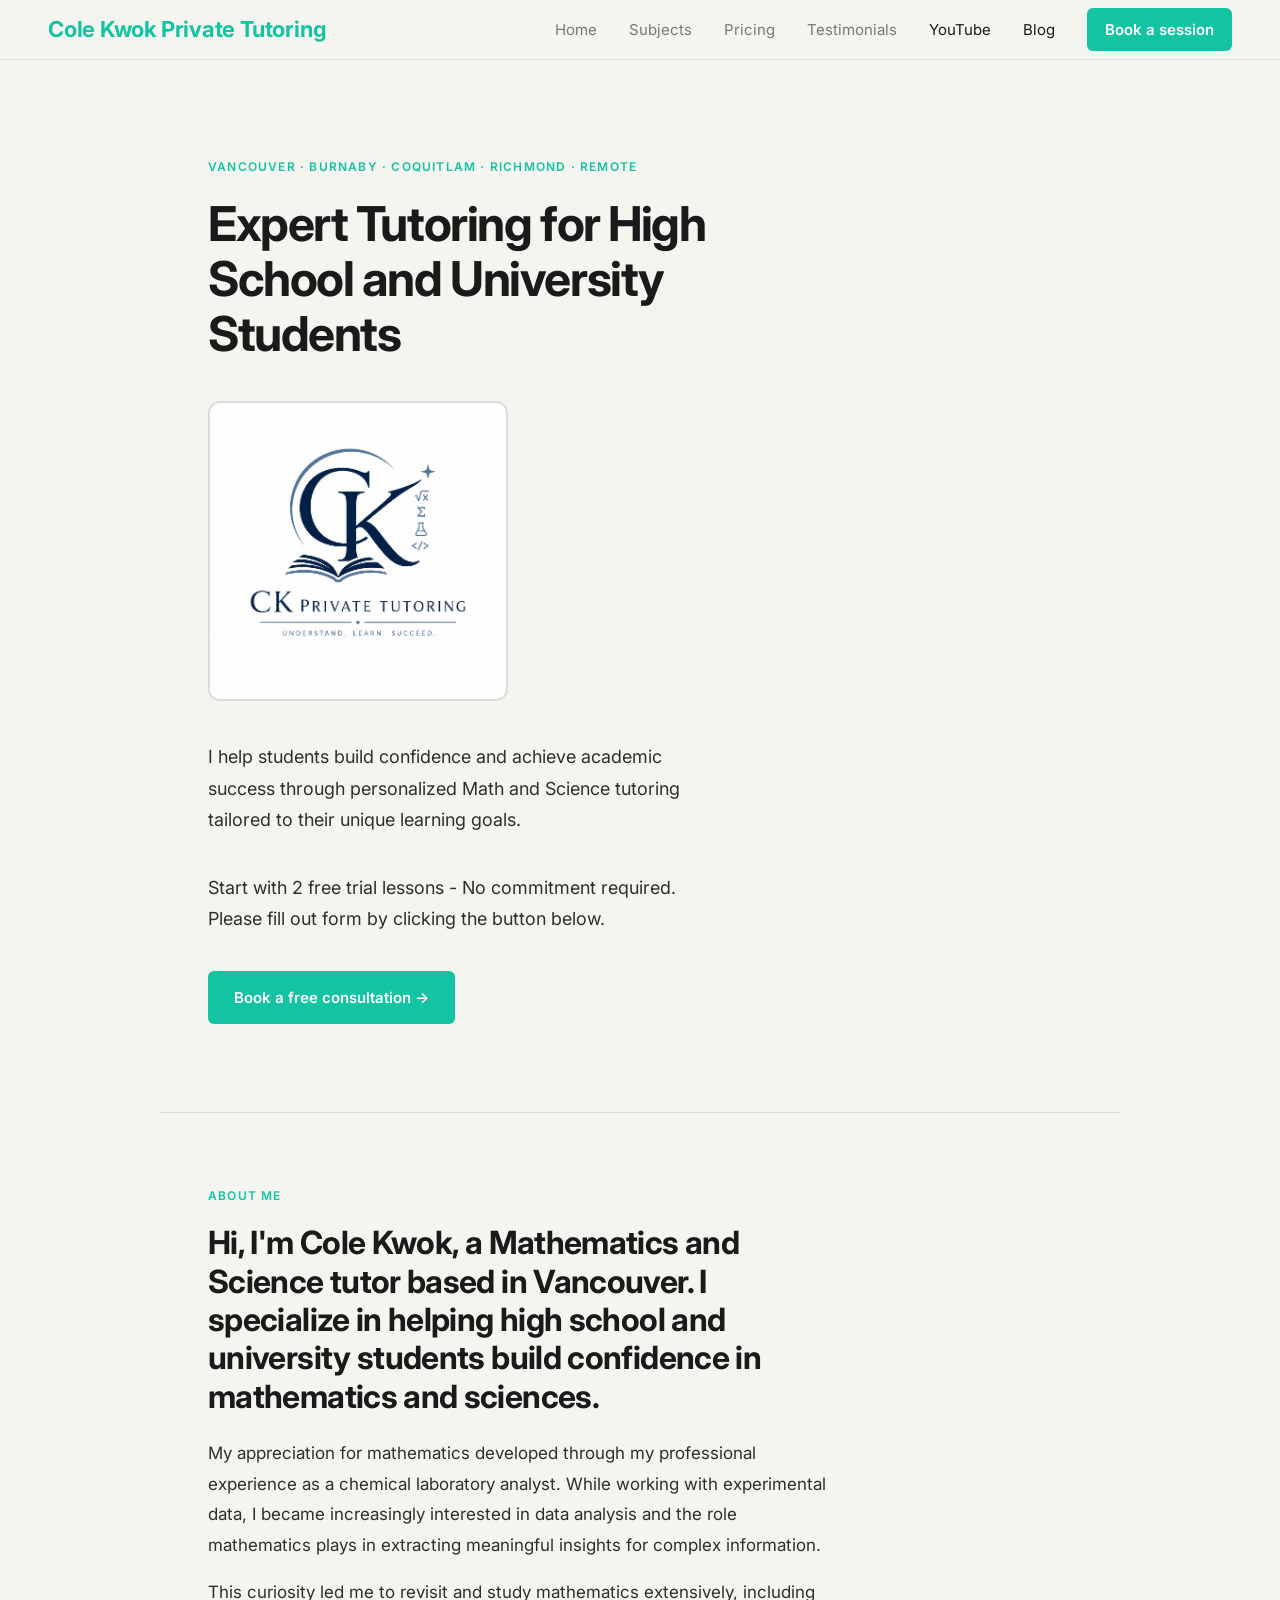
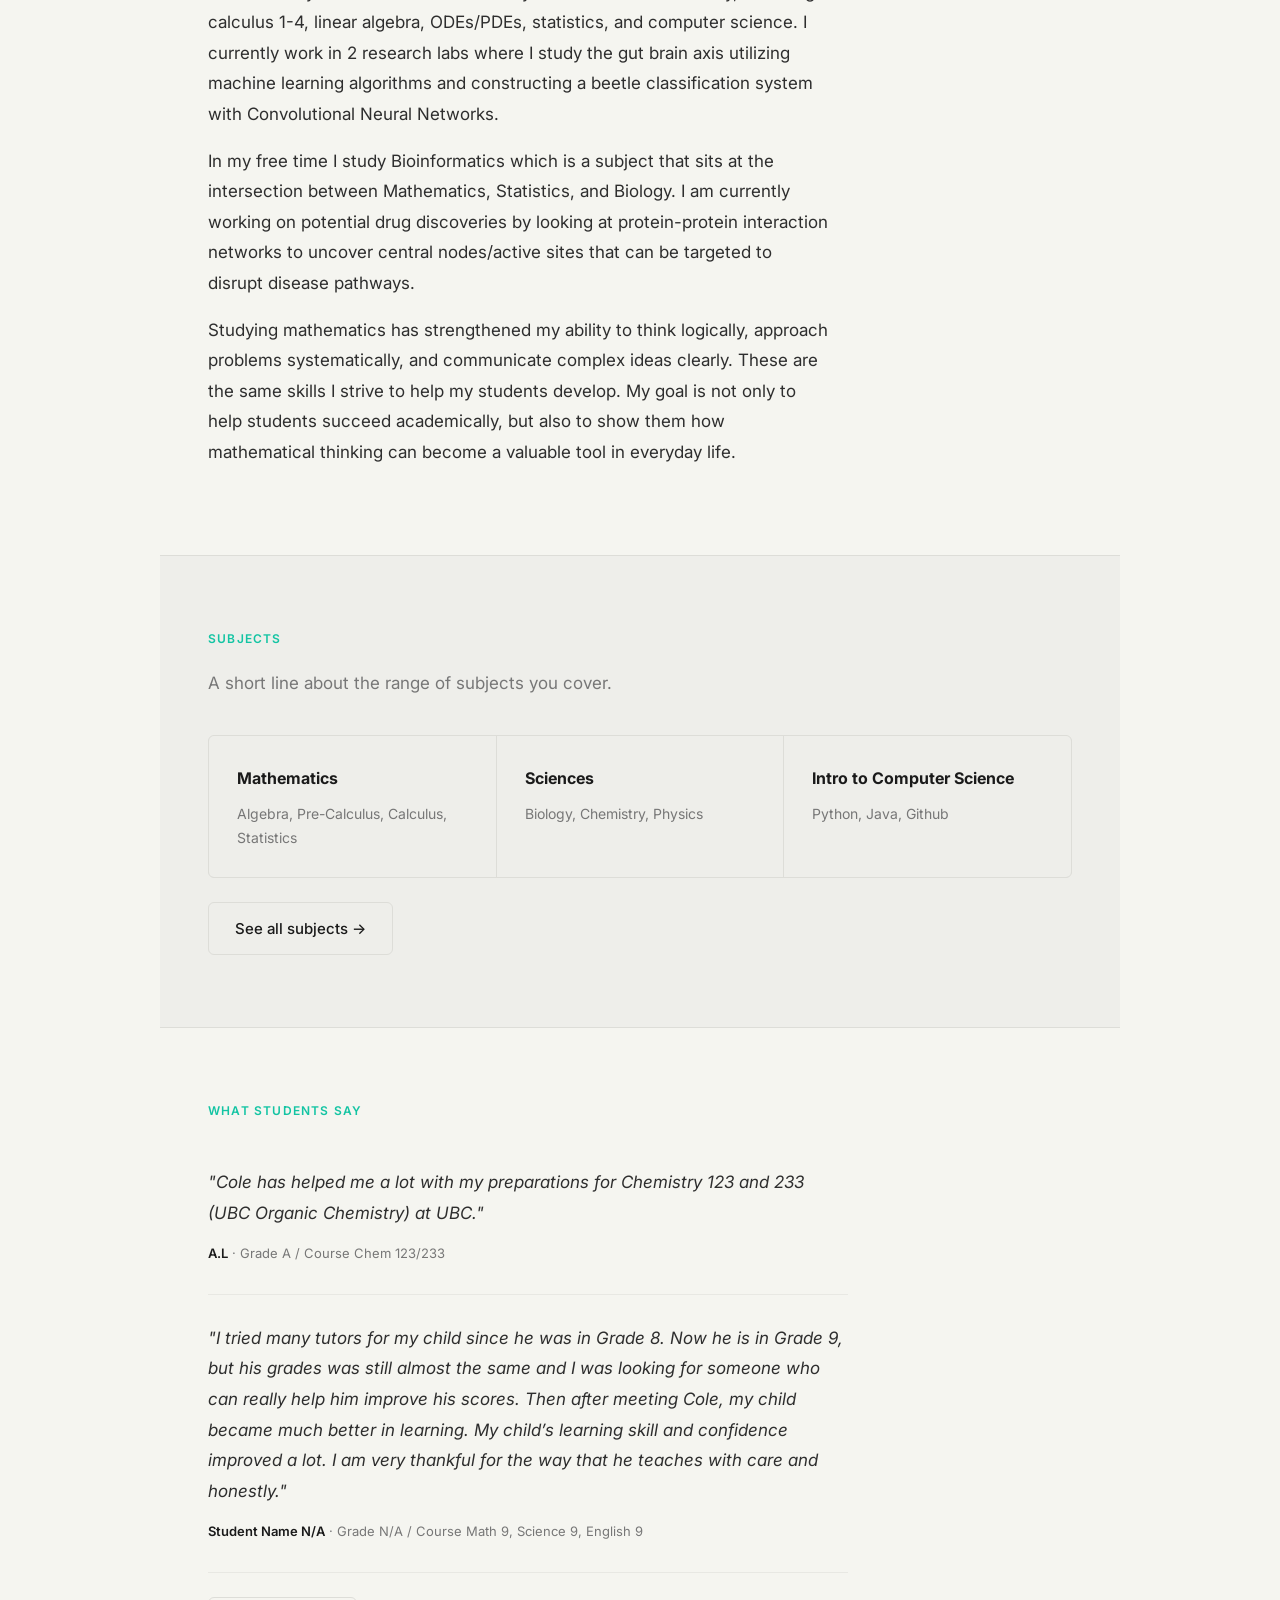
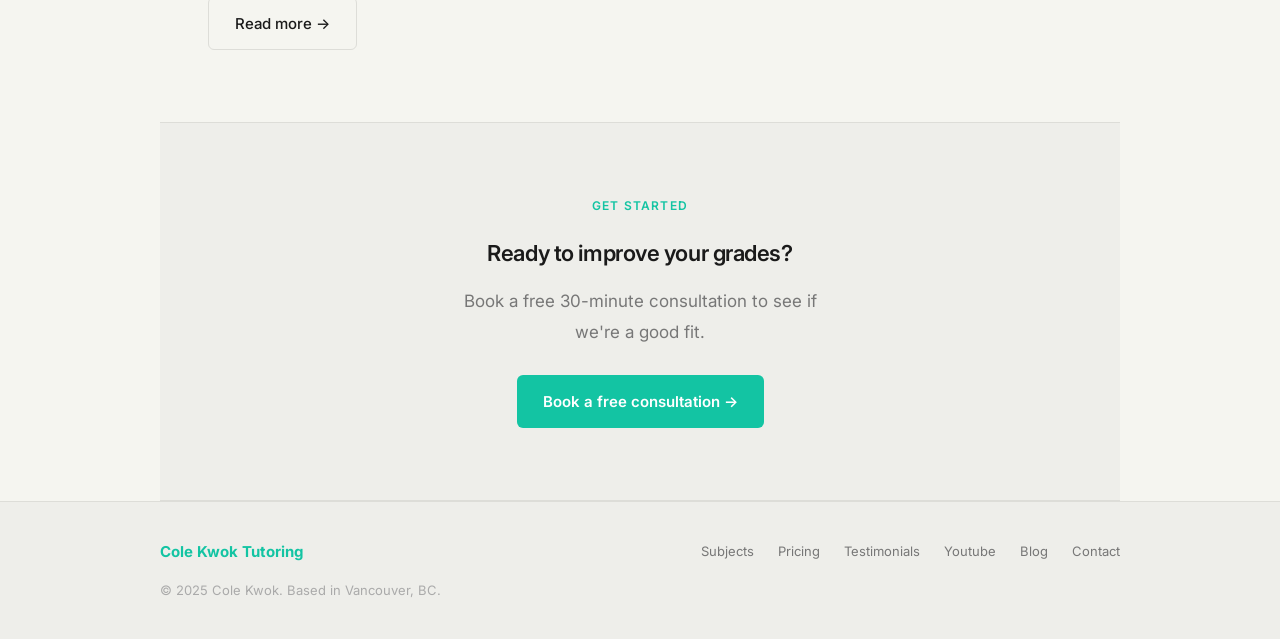
<file: index.html>
<!DOCTYPE html>
<html lang="en">
<head>
  <meta charset="UTF-8">
  <meta name="viewport" content="width=device-width, initial-scale=1.0">
  <title>CK | Vancouver Private Tutor</title>
  <link rel="stylesheet" href="style.css">
  <link rel="preconnect" href="https://fonts.googleapis.com">
  <link rel="preconnect" href="https://fonts.gstatic.com" crossorigin>
  <link href="https://fonts.googleapis.com/css2?family=Inter:wght@300;400;500;600;700&display=swap" rel="stylesheet">
</head>
<body>

  <header>
    <div class="logo">Cole Kwok Private Tutoring</div>
    <nav>
      <a href="index.html">Home</a>
      <a href="subjects.html">Subjects</a>
      <a href="pricing.html">Pricing</a>
      <a href="testimonials.html">Testimonials</a>
      <a href="youtube.html" class="active">YouTube</a>
      <a href="blog.html" class="active">Blog</a>
      <a href="contact.html" class="nav-cta">Book a session</a>
    </nav>
  </header>

  <div class="hero">
    <div class="eyebrow">Vancouver · Burnaby · Coquitlam · Richmond · Remote</div>
    <h1>Expert Tutoring for High School and University Students</h1>
    <img src="images/tutoringprofilepic.jpg" alt="Photo of Your Name" class="hero-image">
    <p>I help students build confidence and achieve academic success through personalized Math and Science tutoring tailored to their unique learning goals.</p>
    <p>Start with 2 free trial lessons - No commitment required. Please fill out form by clicking the button below.</p>
    <a href="contact.html" class="button">Book a free consultation →</a>
  </div>

  <div class="section">
    <div class="eyebrow">About me</div>
    <div class="about-text">
      <h2>Hi, I'm Cole Kwok, a Mathematics and Science tutor based in Vancouver. I specialize in helping high school and university students build confidence in mathematics and sciences.</h2>
      <p>My appreciation for mathematics developed through my professional experience as a chemical laboratory analyst. While working with experimental data, I became increasingly interested in data analysis and the role mathematics plays in extracting meaningful insights for complex information.</p>
      <p>This curiosity led me to revisit and study mathematics extensively, including calculus 1-4, linear algebra, ODEs/PDEs, statistics, and computer science. I currently work in 2 research labs where I study the gut brain axis utilizing machine learning algorithms and constructing a beetle classification system with Convolutional Neural Networks. </p>
      <p>In my free time I study Bioinformatics which is a subject that sits at the intersection between Mathematics, Statistics, and Biology. I am currently working on potential drug discoveries by looking at protein-protein interaction networks to uncover central nodes/active sites that can be targeted to disrupt disease pathways.</p>
      <p>Studying mathematics has strengthened my ability to think logically, approach problems systematically, and communicate complex ideas clearly. These are the same skills I strive to help my students develop. My goal is not only to help students succeed academically, but also to show them how mathematical thinking can become a valuable tool in everyday life.</p>
      
    </div>
  </div>

  <div class="section alt-bg">
    <div class="eyebrow">Subjects</div>
    <p style="color: var(--text-muted);">A short line about the range of subjects you cover.</p>
    <div class="card-grid">
      <div class="card"><h3>Mathematics</h3><p>Algebra, Pre-Calculus, Calculus, Statistics</p></div>
      <div class="card"><h3>Sciences</h3><p>Biology, Chemistry, Physics</p></div>
      <div class="card"><h3>Intro to Computer Science</h3><p>Python, Java, Github</p></div>
    </div>
    <div style="margin-top: 24px;"><a href="subjects.html" class="button-outline">See all subjects →</a></div>
  </div>

  <div class="section">
    <div class="eyebrow">What students say</div>
    <div class="testimonial">
      <blockquote>"Cole has helped me a lot with my preparations for Chemistry 123 and 233 (UBC Organic Chemistry) at UBC."</blockquote>
      <div class="testimonial-attr"><strong>A.L</strong> · Grade A / Course Chem 123/233</div>
    </div>
    <div class="testimonial">
      <blockquote>"I tried many tutors for my child since he was in Grade 8. Now he is in Grade 9, but his grades was still almost the same and I was looking for someone who can really help him improve his scores.
Then after meeting Cole, my child became much better in learning. My child’s learning skill and confidence improved a lot. I am very thankful for the way that he teaches with care and honestly."</blockquote>
      <div class="testimonial-attr"><strong>Student Name N/A</strong> · Grade N/A / Course Math 9, Science 9, English 9</div>
    </div>
    <div style="margin-top: 24px;"><a href="testimonials.html" class="button-outline">Read more →</a></div>
  </div>

  <div class="section alt-bg" style="text-align: center;">
    <div class="eyebrow">Get started</div>
    <h2 style="font-size: 22px; font-weight: 600; color: var(--text-primary); letter-spacing: -0.02em; margin-bottom: 12px;">Ready to improve your grades?</h2>
    <p style="color: var(--text-muted); max-width: 400px; margin: 0 auto 28px;">Book a free 30-minute consultation to see if we're a good fit.</p>
    <a href="contact.html" class="button">Book a free consultation →</a>
  </div>

  <footer>
    <div class="inner">
      <div class="footer-logo">Cole Kwok Tutoring</div>
      <div class="footer-links">
        <a href="subjects.html">Subjects</a>
        <a href="pricing.html">Pricing</a>
        <a href="testimonials.html">Testimonials</a>
        <a href="youtube.html">Youtube</a>
        <a href="blog.html">Blog</a>
        <a href="contact.html">Contact</a>
      </div>
      <div class="footer-copy">© 2025 Cole Kwok. Based in Vancouver, BC.</div>
    </div>
  </footer>

</body>
</html>
</file>
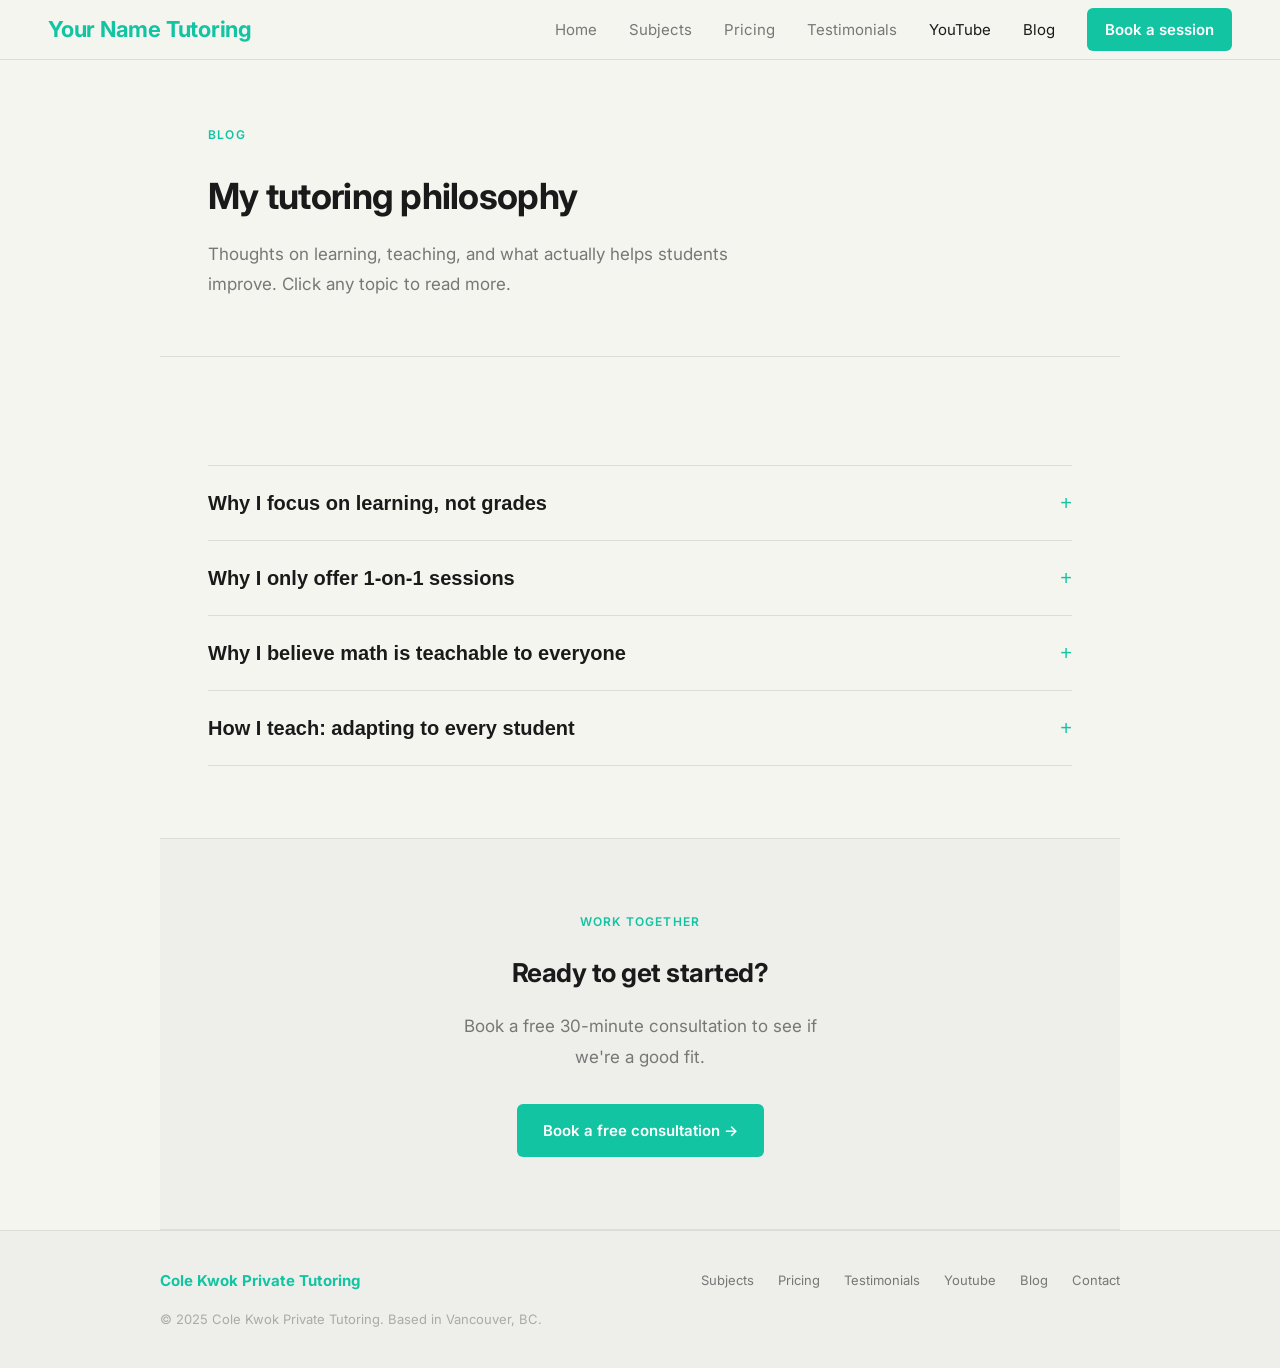
<file: blog.html>
<!DOCTYPE html>
<html lang="en">
<head>
  <meta charset="UTF-8">
  <meta name="viewport" content="width=device-width, initial-scale=1.0">
  <title>Blog | Cole Kwok Private Tutoring</title>
  <link rel="stylesheet" href="style.css">
  <link rel="preconnect" href="https://fonts.googleapis.com">
  <link rel="preconnect" href="https://fonts.gstatic.com" crossorigin>
  <link href="https://fonts.googleapis.com/css2?family=Inter:wght@300;400;500;600;700&display=swap" rel="stylesheet">
  <style>
    .accordion { margin-top: 36px; border-top: 1px solid var(--border); }

    .accordion-item { border-bottom: 1px solid var(--border); }

    .accordion-trigger {
      width: 100%;
      background: none;
      border: none;
      padding: 24px 0;
      display: flex;
      align-items: center;
      justify-content: space-between;
      gap: 24px;
      cursor: pointer;
      text-align: left;
    }

    .accordion-trigger:hover .accordion-title { color: var(--green); }

    .accordion-title {
      font-size: 20px;
      font-weight: 700;
      color: var(--text-primary);
      line-height: 1.3;
      transition: color 0.15s;
    }

    .accordion-icon {
      font-size: 20px;
      color: var(--green);
      font-weight: 300;
      flex-shrink: 0;
      transition: transform 0.25s ease;
      line-height: 1;
    }

    .accordion-item.open .accordion-icon {
      transform: rotate(45deg);
    }

    .accordion-body {
      display: none;
      padding-bottom: 32px;
      max-width: 680px;
    }

    .accordion-item.open .accordion-body { display: block; }

    .accordion-body p {
      font-size: 16px;
      color: var(--text-body);
      line-height: 1.85;
      margin-bottom: 16px;
    }

    .accordion-body p:last-child { margin-bottom: 0; }

    .accordion-body h3 {
      font-size: 17px;
      font-weight: 700;
      color: var(--text-primary);
      margin: 28px 0 10px;
    }

    .accordion-body ul {
      padding-left: 0;
      list-style: none;
      margin-bottom: 16px;
    }

    .accordion-body ul li {
      font-size: 16px;
      color: var(--text-body);
      line-height: 1.8;
      padding: 6px 0 6px 20px;
      position: relative;
    }

    .accordion-body ul li::before {
      content: '';
      position: absolute;
      left: 0;
      top: 15px;
      width: 7px;
      height: 7px;
      border-radius: 50%;
      background: var(--green);
    }
  </style>
</head>
<body>

  <header>
    <div class="logo">Your Name Tutoring</div>
    <nav>
      <a href="index.html">Home</a>
      <a href="subjects.html">Subjects</a>
      <a href="pricing.html">Pricing</a>
      <a href="testimonials.html">Testimonials</a>
      <a href="youtube.html" class="active">YouTube</a>
      <a href="blog.html" class="active">Blog</a>
      <a href="contact.html" class="nav-cta">Book a session</a>
    </nav>
  </header>

  <div class="page-header">
    <div class="eyebrow">Blog</div>
    <h1>My tutoring philosophy</h1>
    <p>
      Thoughts on learning, teaching, and what actually helps students improve.
      Click any topic to read more.
    </p>
  </div>

  <div class="section">
    <div class="accordion">

      <!-- Post 1 -->
      <div class="accordion-item">
        <button class="accordion-trigger">
          <span class="accordion-title">Why I focus on learning, not grades</span>
          <span class="accordion-icon">+</span>
        </button>
        <div class="accordion-body">
          <p>
            Early in my tutoring experience, I focused heavily on helping students improve their grades as quickly as possible.
            At first, this seemed successful since my students performed better on tests, completed assignments more confidently, and earned stronger marks.
          </p>
          <p>
            However, I began to notice a recurring problem: many students could repeat procedures they had memorized, but struggled
            when questions changed slightly, or concepts appeared in unfamiliar ways. This changed how I think about tutoring.
          </p>
          <p>
            I realized that improving grades without improving understanding is often temporary. Students may perform well in the short term,
            but if learning is based only on memorization and repetition, concepts are often forgotten soon after the exam.
          </p>
          <p>
            There is certainly a place for repetition and practice; however, repetition is most effective after understanding has been
            developed, not in place of it.
          </p>
          <p>
            For example, in algebra or calculus, a student may learn to mechanically follow steps to solve a derivative or factor an expression.
            But if a problem changes slightly, many students freeze because they were memorizing a process rather than understanding the logic behind it.
          </p>
          <p>Instead, I focus on helping students understand:</p>
          <ul>
            <li>Why a method works</li>
            <li>When to use it</li>
            <li>How to adapt it to unfamiliar situations</li>
            <li>How concepts connect together</li>
          </ul>
          <p>
            Once understanding develops, stronger grades tend to follow naturally. When students truly understand concepts, they become
            more confident, solve problems more independently, and retain knowledge for longer. My goal is not simply to prepare students
            for the next quiz. It is to help them build the skills needed for future courses and increasingly difficult subjects.
          </p>

          <h3>My approach to practice</h3>
          <p>
            I do not believe in assigning endless repetitive work simply for the sake of repetition. Practice is important, but it should be purposeful.
          </p>
          <p>
            If a student needs more repetition to strengthen a concept, I will absolutely recommend targeted practice. However, I prefer
            to assign work intentionally based on where a student struggles rather than overwhelming them with unnecessary volume.
          </p>
          <p>
            For example, if a student struggles with factoring or trigonometric identities, I may assign focused practice to reinforce
            weak areas. But if understanding is already strong, I would rather spend time helping students think critically, solve unfamiliar
            problems, and strengthen long-term learning habits.
          </p>
          <p>
            My goal is to help students become confident learners who understand concepts deeply and gradually become less dependent on tutoring over time.
          </p>
        </div>
      </div>

      <!-- Post 2 -->
      <div class="accordion-item">
        <button class="accordion-trigger">
          <span class="accordion-title">Why I only offer 1-on-1 sessions</span>
          <span class="accordion-icon">+</span>
        </button>
        <div class="accordion-body">
          <p>
            I intentionally focus on 1-on-1 tutoring because I believe students learn best when they receive individualized attention.
            I have chosen not to offer group lessons because they limit the level of attention, personalization, and feedback each student receives.
          </p>
          <p>
            Learning difficult subjects such as Mathematics and Sciences is not only about arriving at the correct answer. It is about
            understanding the process of why we take certain steps to reach that answer.
          </p>
          <p>
            A large part of my role as a tutor is to observe a student's thought process in real time. When a student works through a problem,
            I pay close attention to how they move from one idea to the next, where confusion begins, what assumptions are being made, and
            how they reason through mistakes. This allows me to identify misunderstandings early and guide them toward stronger problem-solving habits.
          </p>
          <p>
            For example, two students may arrive at the same incorrect answer for completely different reasons. One student may struggle with
            algebraic manipulation, while another may misunderstand the underlying concept entirely. Effective tutoring requires understanding
            these differences and adapting accordingly.
          </p>
          <p>
            For me, tutoring has never been about maximizing the number of students in a session. My priority is providing meaningful support
            and high quality instruction that genuinely benefits the student and giving each student the time, patience, and individualized
            guidance they deserve so they can build confidence, strengthen understanding, and become more independent learners over time.
          </p>
        </div>
      </div>

      <!-- Post 3 -->
      <div class="accordion-item">
        <button class="accordion-trigger">
          <span class="accordion-title">Why I believe math is teachable to everyone</span>
          <span class="accordion-icon">+</span>
        </button>
        <div class="accordion-body">
          <p>
            I truly believe that everyone is capable of learning mathematics. I was not always naturally strong in math and I struggled
            with calculus in high school and during my first year of university, so I understand what many students experience:
            frustration, confusion, and the feeling that everyone else somehow "gets it."
          </p>
          <p>
            Difficulty in Mathematics is often misunderstood. It requires a high level of abstraction which is the ability to understand patterns,
            structures, and ideas that cannot always be seen or physically experienced. Whether it is multidimensional spaces in linear algebra,
            infinite sets in proofs, or rates of change in calculus, Mathematics asks us to think differently than many other subjects.
          </p>
          <p>
            Because of this, struggling with math does not mean someone is unintelligent or lacks talent. More often, it means the foundations
            are weak, the concepts were introduced too quickly, or the student simply has not yet found a way of learning that works for them.
            Like building physical strength, mathematical thinking can be developed through practice, patience, and the right guidance.
          </p>
          <p>
            My own perspective changed while working as a chemical laboratory analyst. I became increasingly curious about how data was
            interpreted, analyzed, and used to make decisions; which pushed me to revisit mathematics from the ground up. I rebuilt my
            foundation by relearning pre-calculus, then continued into calculus out of genuine interest.
          </p>
          <p>
            Since then, I have pursued advanced coursework in calculus, linear algebra, proofs, ODEs/PDEs, probability, and statistics
             to truly understand how mathematical thinking works. Today, I teach with the belief that students
            can improve when concepts are explained clearly and patiently.
          </p>
        </div>
      </div>

      <!-- Post 4 -->
      <div class="accordion-item">
        <button class="accordion-trigger">
          <span class="accordion-title">How I teach: adapting to every student</span>
          <span class="accordion-icon">+</span>
        </button>
        <div class="accordion-body">
          <p>
            Every student learns differently. Some learn best through visual explanations and diagrams, while others learn through
            practice problems, discussion, repetition, or connecting ideas to real-world examples. Because of this, I spend the early
            stages of tutoring understanding how each student learns best and adapting lessons to fit their style.
          </p>
          <p>
            One of the biggest challenges students face is that schools often teach <em>what</em> to learn, but rarely teach <em>how</em> to learn.
            This becomes especially important in Mathematics and Sciences where memorization alone is not enough.
          </p>
          <p>
            As part of tutoring, I introduce evidence based study strategies and help students experiment with approaches that work best for them:
          </p>
          <ul>
            <li><strong>The Feynman Technique</strong> — learning by explaining concepts in simple language</li>
            <li><strong>Spaced Recall</strong> — reviewing material strategically over time to improve retention</li>
            <li><strong>Active Recall</strong> — strengthening understanding through deliberate self-testing</li>
            <li><strong>Concept Mapping</strong> — building connections between ideas to improve understanding</li>
            <li><strong>Structured Problem Solving</strong> — approaching unfamiliar problems by breaking them into smaller, manageable parts</li>
          </ul>
          <p>
            My experience working in research and laboratory settings has also shaped how I teach. Research requires patience, curiosity,
            and the ability to think critically when answers are not immediately obvious. These habits are what I aim to help students build as well.
          </p>
          <p>
            Ultimately, my goal is to help students become <em>less</em> dependent on tutoring over time, not more. I want them to develop
            the skills, confidence, and study habits needed to approach difficult subjects independently and succeed long after tutoring ends.
          </p>
        </div>
      </div>

    </div>
  </div>

  <div class="section alt-bg" style="text-align: center;">
    <div class="eyebrow">Work together</div>
    <h2 style="font-size: 26px; font-weight: 700; color: var(--text-primary); letter-spacing: -0.02em; margin-bottom: 14px;">
      Ready to get started?
    </h2>
    <p style="color: var(--text-muted); max-width: 400px; margin: 0 auto 32px;">
      Book a free 30-minute consultation to see if we're a good fit.
    </p>
    <a href="contact.html" class="button">Book a free consultation →</a>
  </div>

  <footer>
    <div class="inner">
      <div class="footer-logo">Cole Kwok Private Tutoring</div>
      <div class="footer-links">
        <a href="subjects.html">Subjects</a>
        <a href="pricing.html">Pricing</a>
        <a href="testimonials.html">Testimonials</a>
        <a href="youtube.html">Youtube</a>
        <a href="blog.html">Blog</a>
        <a href="contact.html">Contact</a>
      </div>
      <div class="footer-copy">© 2025 Cole Kwok Private Tutoring. Based in Vancouver, BC.</div>
    </div>
  </footer>

  <script>
    document.querySelectorAll('.accordion-trigger').forEach(trigger => {
      trigger.addEventListener('click', () => {
        const item = trigger.closest('.accordion-item');
        const isOpen = item.classList.contains('open');

        // Close all
        document.querySelectorAll('.accordion-item').forEach(i => i.classList.remove('open'));

        // Open clicked one (unless it was already open)
        if (!isOpen) item.classList.add('open');
      });
    });
  </script>

</body>
</html>
</file>
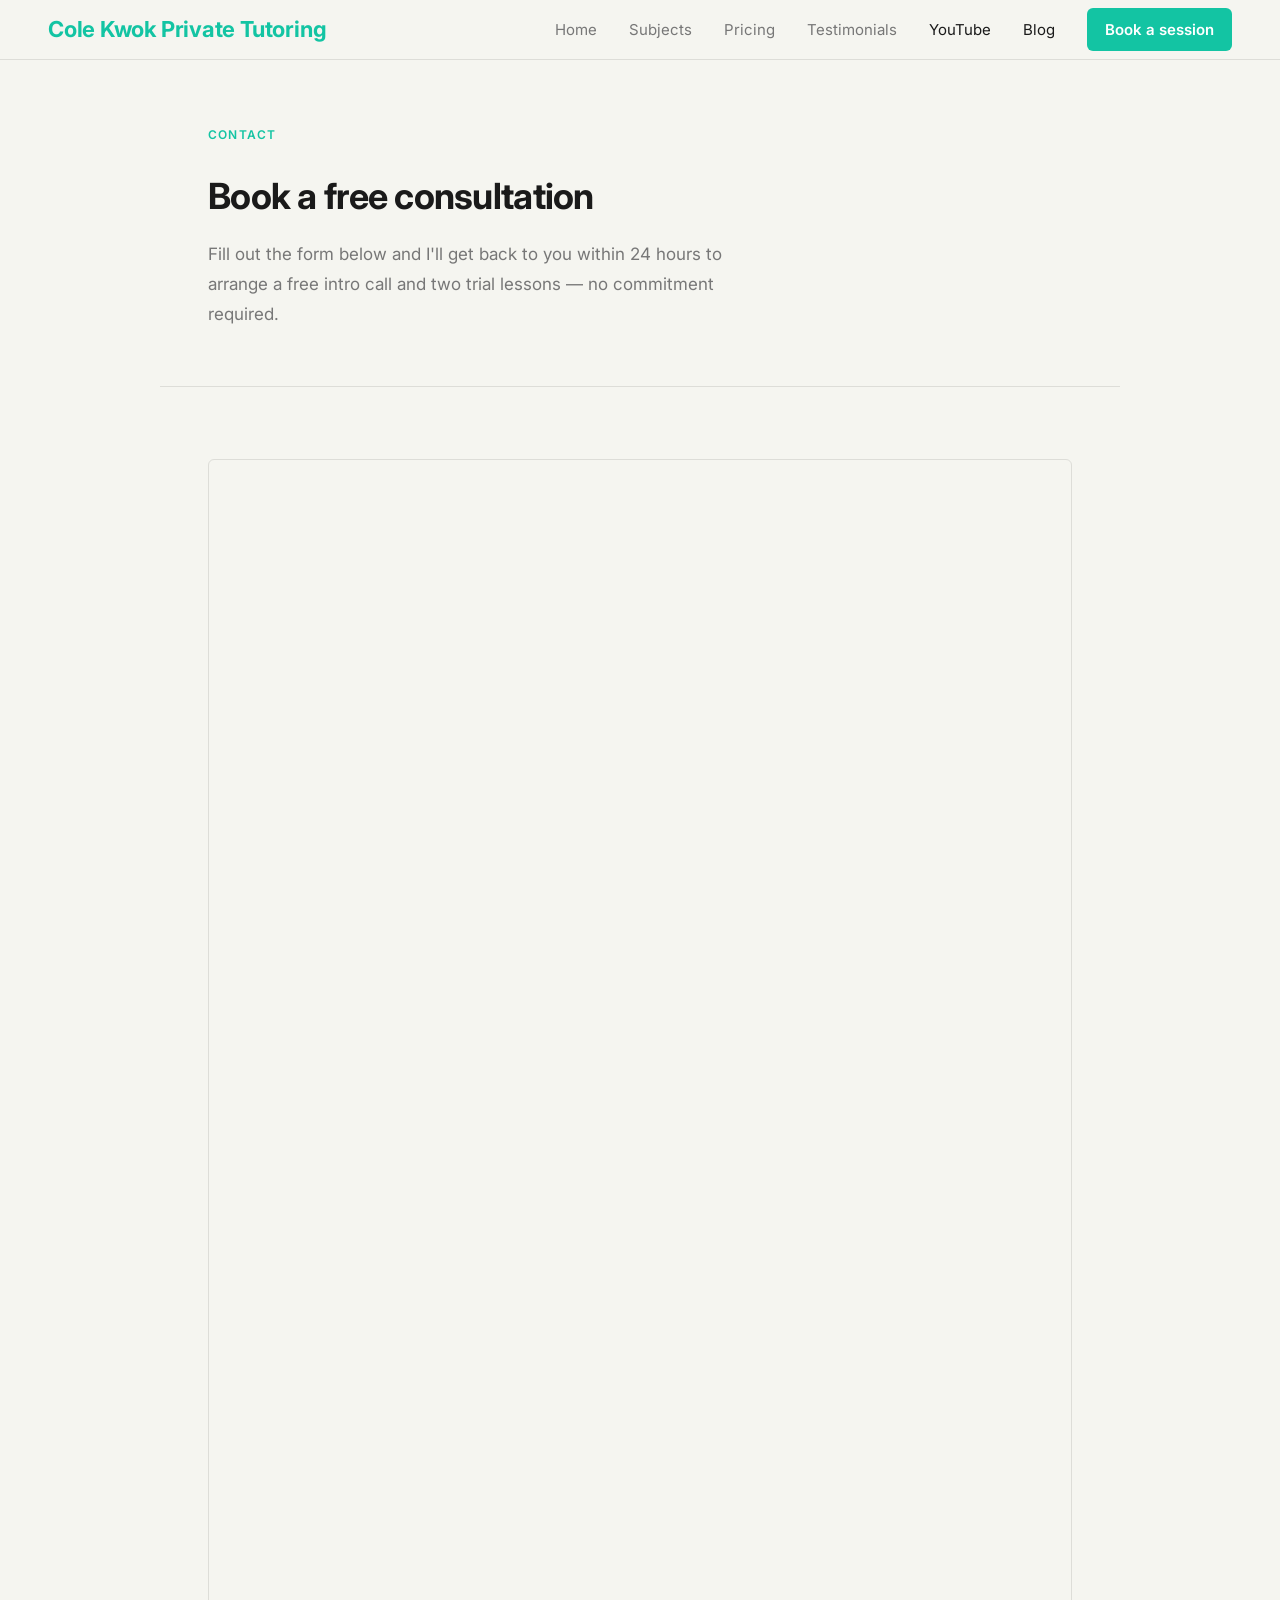
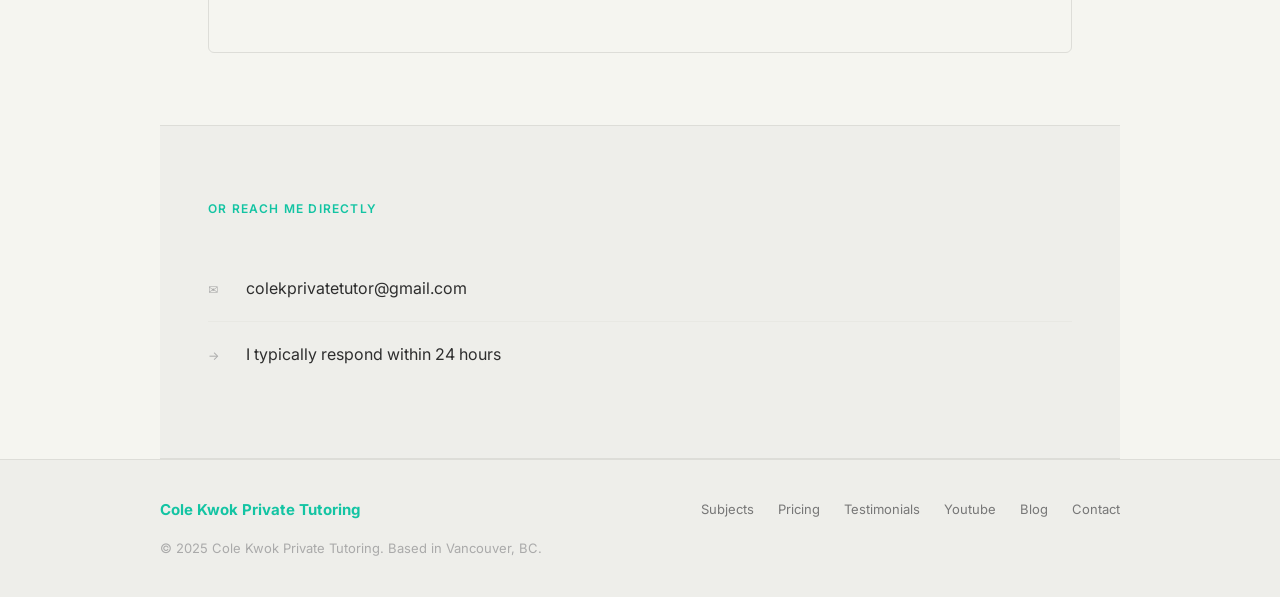
<file: contact.html>
<!DOCTYPE html>
<html lang="en">
<head>
  <meta charset="UTF-8">
  <meta name="viewport" content="width=device-width, initial-scale=1.0">
  <title>Contact | Cole Kwok Private Tutoring</title>
  <link rel="stylesheet" href="style.css">
  <link rel="preconnect" href="https://fonts.googleapis.com">
  <link rel="preconnect" href="https://fonts.gstatic.com" crossorigin>
  <link href="https://fonts.googleapis.com/css2?family=Inter:wght@300;400;500;600;700&display=swap" rel="stylesheet">
</head>
<body>

  <header>
    <div class="logo">Cole Kwok Private Tutoring</div>
    <nav>
      <a href="index.html">Home</a>
      <a href="subjects.html">Subjects</a>
      <a href="pricing.html">Pricing</a>
      <a href="testimonials.html">Testimonials</a>
      <a href="youtube.html" class="active">YouTube</a>
      <a href="blog.html" class="active">Blog</a>
      <a href="contact.html" class="nav-cta">Book a session</a>
    </nav>
  </header>

    <div class="page-header">
    <div class="eyebrow">Contact</div>
    <h1>Book a free consultation</h1>
    <p>
      Fill out the form below and I'll get back to you within 24 hours
      to arrange a free intro call and two trial lessons — no commitment required.
    </p>
  </div>

  <!-- Google Form embed -->
  <div class="section">
    <div style="
      border: 1px solid var(--border);
      border-radius: var(--radius);
      overflow: hidden;
    ">
      <iframe src="https://docs.google.com/forms/d/e/1FAIpQLSe5ZYs9jR7dNrzD2Zf8gvcYzj-qKmtn04YjdeUzpE1MECkqKg/viewform?embedded=true" width="640" height="1183" frameborder="0" marginheight="0" marginwidth="0">Loading…</iframe>
    </div>
  </div>

  <div class="section alt-bg">
    <div class="eyebrow">Or reach me directly</div>
    <div class="numbered-list">
      <div class="numbered-item"><span class="item-num">✉</span><span class="item-title">colekprivatetutor@gmail.com</span></div>
      <div class="numbered-item"><span class="item-num">→</span><span class="item-title">I typically respond within 24 hours</span></div>
    </div>
  </div>

  <footer>
    <div class="inner">
      <div class="footer-logo">Cole Kwok Private Tutoring</div>
      <div class="footer-links">
        <a href="subjects.html">Subjects</a>
        <a href="pricing.html">Pricing</a>
        <a href="testimonials.html">Testimonials</a>
        <a href="youtube.html">Youtube</a>
        <a href="blog.html">Blog</a>
        <a href="contact.html">Contact</a>
      </div>
      <div class="footer-copy">© 2025 Cole Kwok Private Tutoring. Based in Vancouver, BC.</div>
    </div>
  </footer>

</body>
</html>
</file>
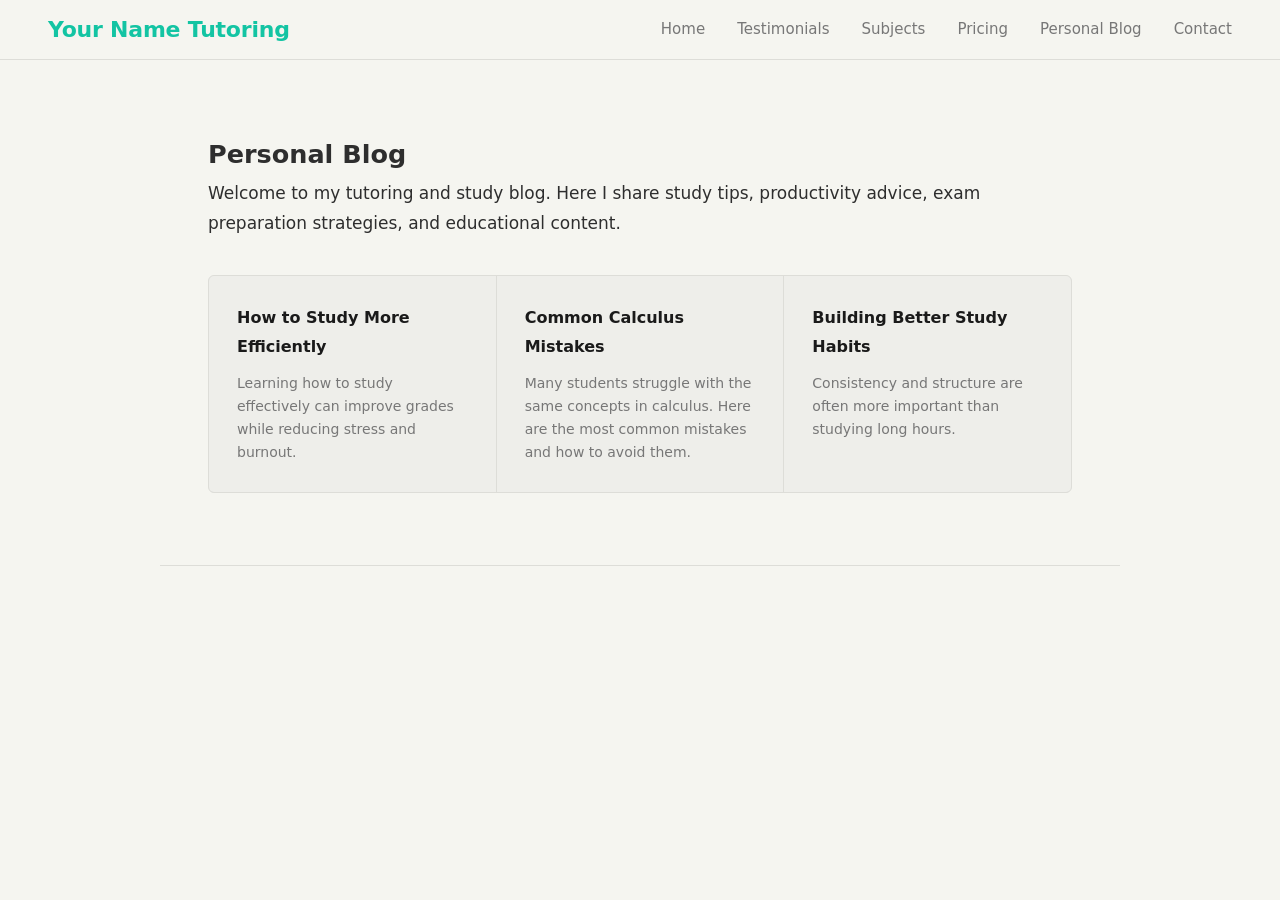
<file: personal blog.html>
<!DOCTYPE html>
<html lang="en">
<head>
    <meta charset="UTF-8">
    <meta name="viewport" content="width=device-width, initial-scale=1.0">
    <title>Personal Blog</title>

    <link rel="stylesheet" href="style.css">
</head>

<body>

    <header>

        <div class="logo">
            Your Name Tutoring
        </div>

        <nav>

            <a href="index.html">Home</a>

            <a href="testimonials.html">
                Testimonials
            </a>

            <a href="subjects.html">
                Subjects
            </a>

            <a href="pricing.html">
                Pricing
            </a>

            <a href="blog.html">
                Personal Blog
            </a>

            <a href="contact.html">
                Contact
            </a>

        </nav>

    </header>

    <section class="section">

        <h2>Personal Blog</h2>

        <p>
            Welcome to my tutoring and study blog.
            Here I share study tips, productivity advice,
            exam preparation strategies, and educational content.
        </p>

        <div class="card-grid">

            <div class="card">

                <h3>
                    How to Study More Efficiently
                </h3>

                <p>
                    Learning how to study effectively can improve
                    grades while reducing stress and burnout.
                </p>

            </div>

            <div class="card">

                <h3>
                    Common Calculus Mistakes
                </h3>

                <p>
                    Many students struggle with the same concepts in calculus.
                    Here are the most common mistakes and how to avoid them.
                </p>

            </div>

            <div class="card">

                <h3>
                    Building Better Study Habits
                </h3>

                <p>
                    Consistency and structure are often more important
                    than studying long hours.
                </p>

            </div>

        </div>

    </section>

</body>
</html>
</file>
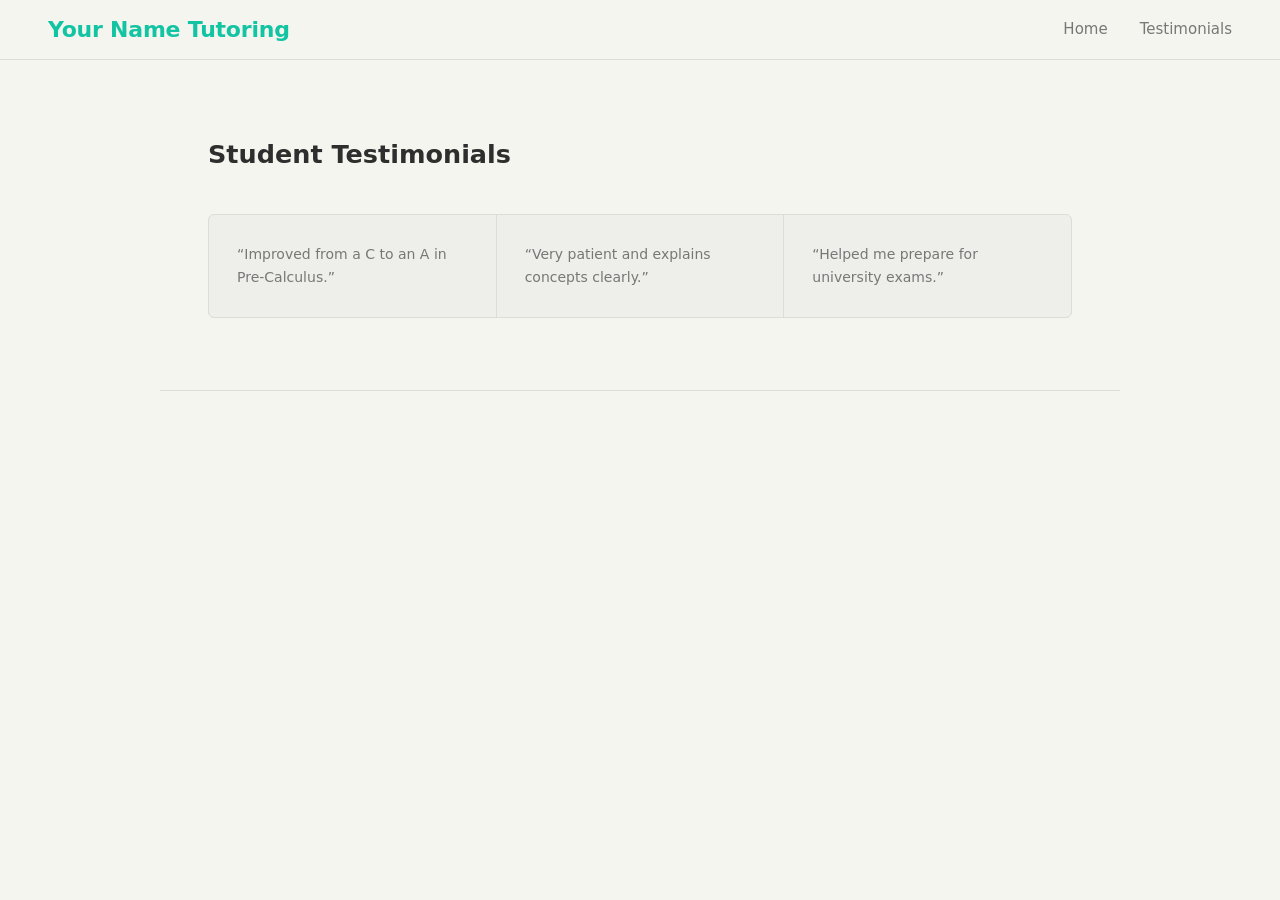
<file: personalblog.html>
<!DOCTYPE html>
<html lang="en">
<head>
    <meta charset="UTF-8">
    <meta name="viewport" content="width=device-width, initial-scale=1.0">
    <title>Testimonials</title>

    <link rel="stylesheet" href="style.css">
</head>
<body>

    <header>
        <div class="logo">Your Name Tutoring</div>

        <nav>
            <a href="index.html">Home</a>
            <a href="testimonials.html">Testimonials</a>
        </nav>
    </header>

    <section class="section">
        <h2>Student Testimonials</h2>

        <div class="card-grid">

            <div class="card">
                <p>
                    “Improved from a C to an A in Pre-Calculus.”
                </p>
            </div>

            <div class="card">
                <p>
                    “Very patient and explains concepts clearly.”
                </p>
            </div>

            <div class="card">
                <p>
                    “Helped me prepare for university exams.”
                </p>
            </div>

        </div>
    </section>

</body>
</html>
</file>
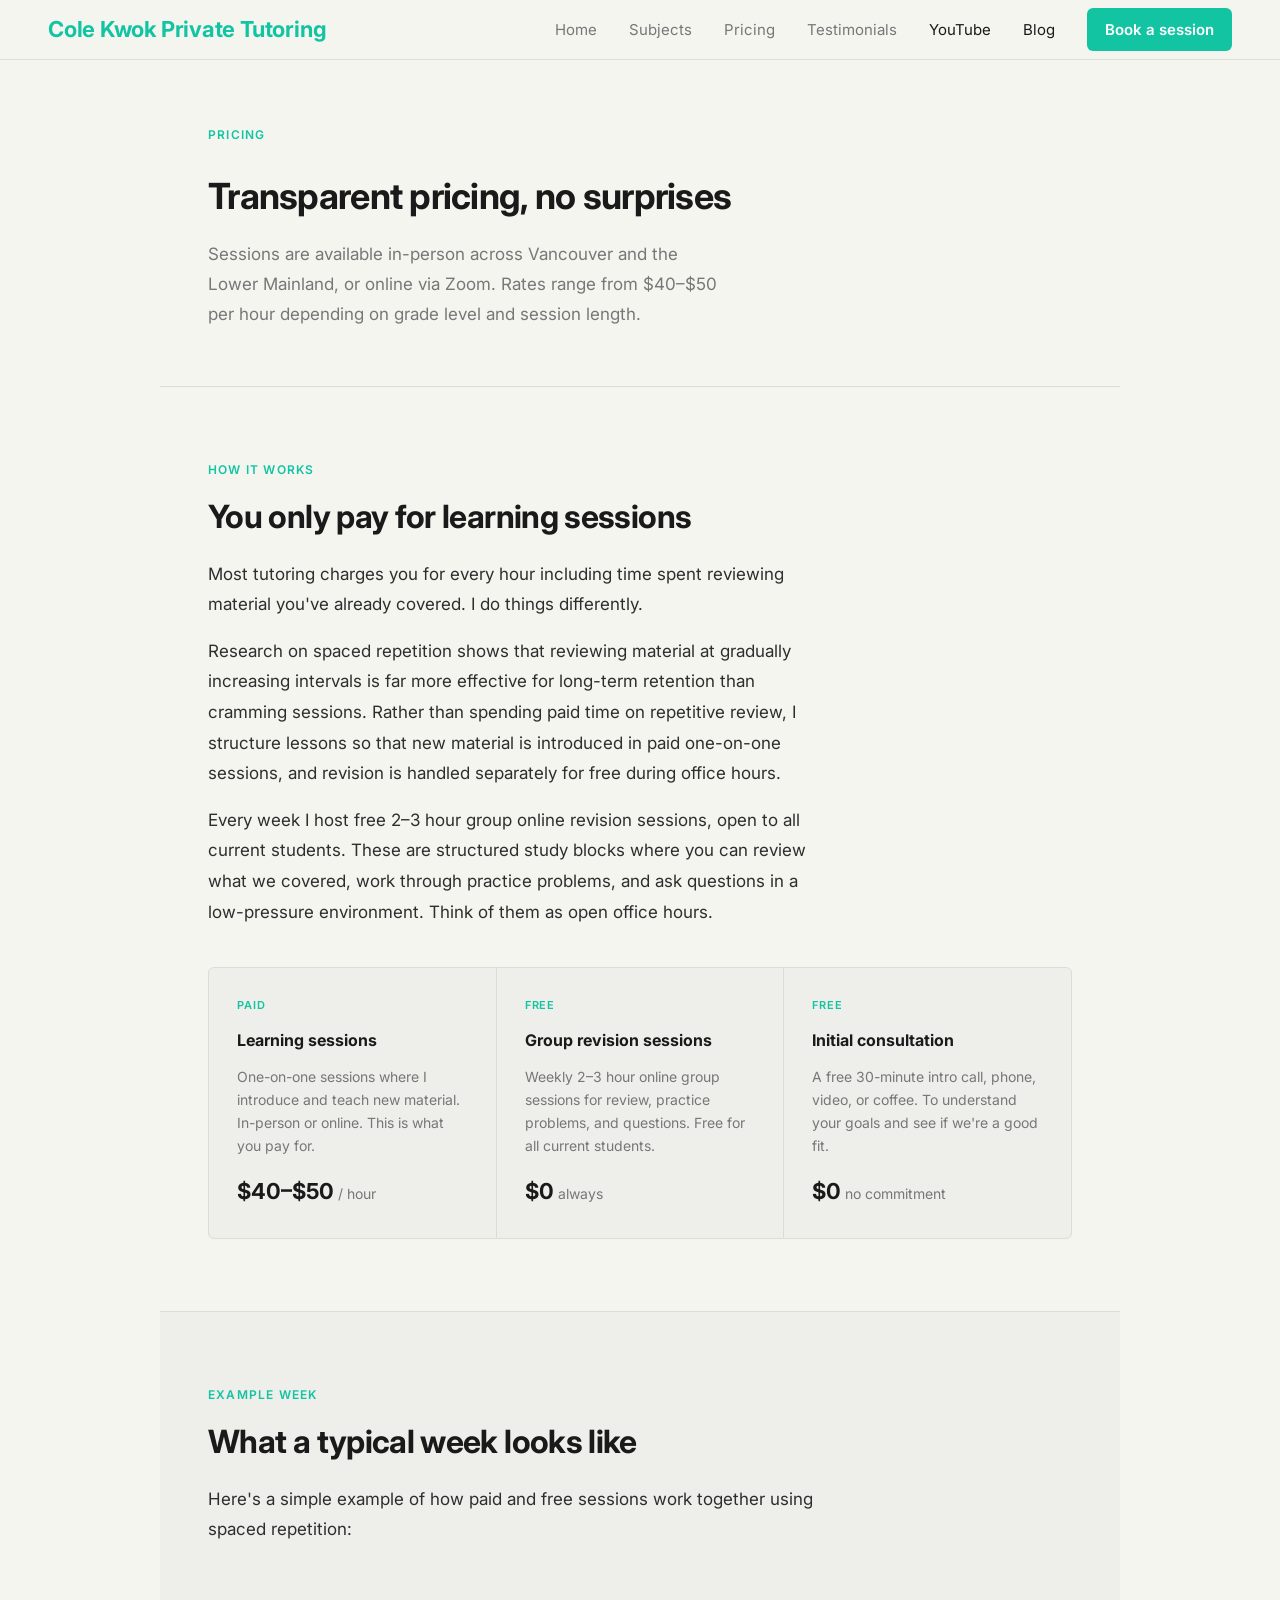
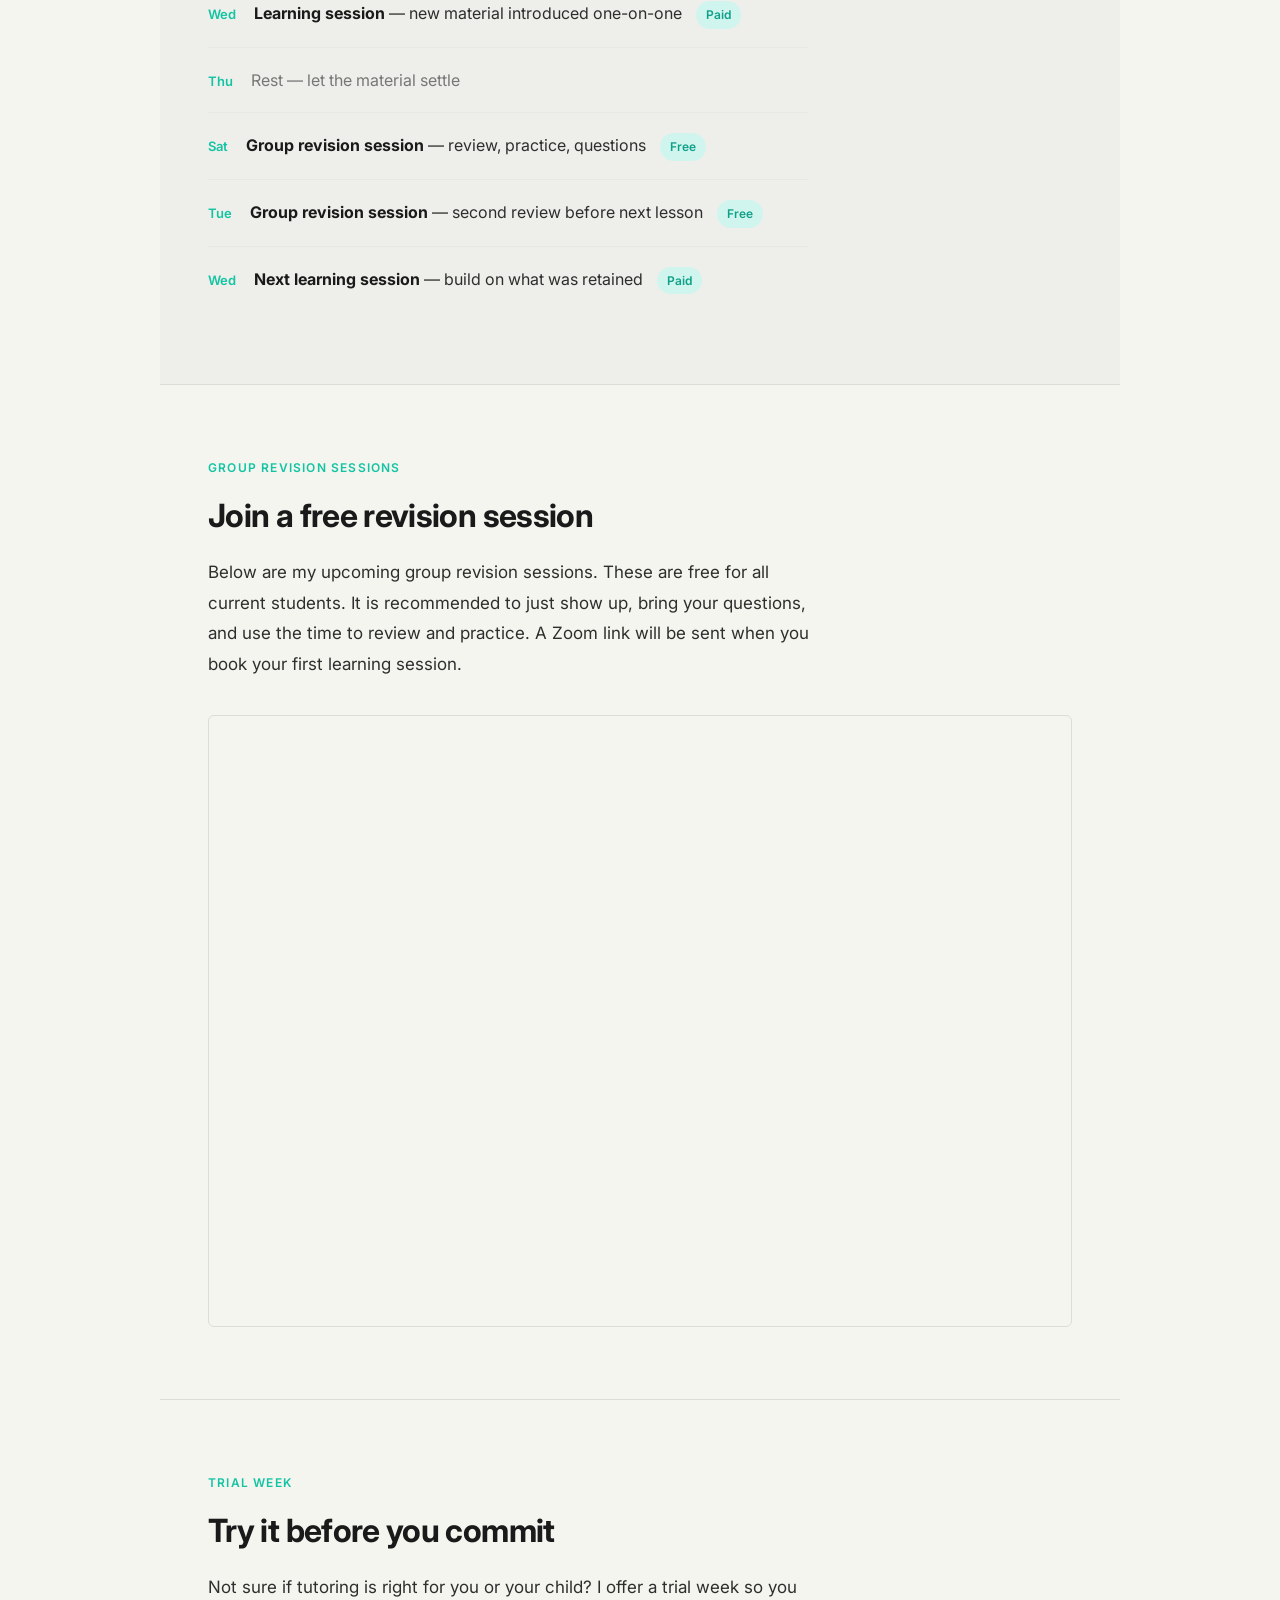
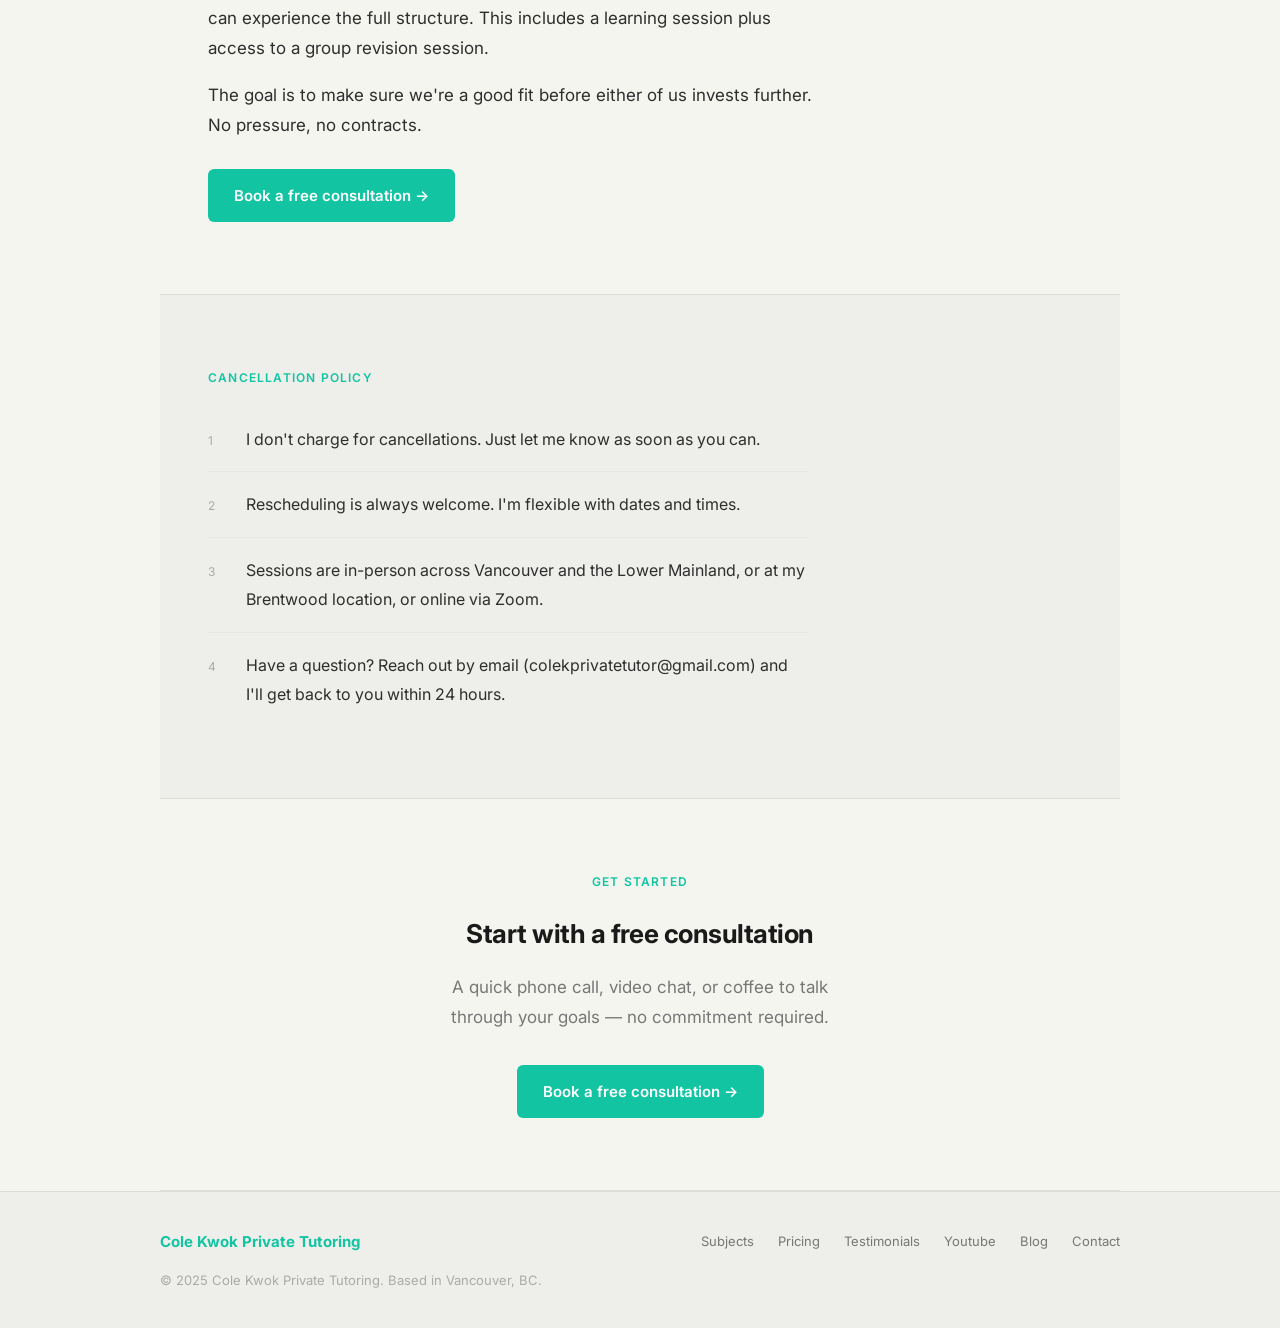
<file: pricing.html>
<!DOCTYPE html>
<html lang="en">
<head>
  <meta charset="UTF-8">
  <meta name="viewport" content="width=device-width, initial-scale=1.0">
  <title>Pricing | Cole Kwok Private Tutoring</title>
  <link rel="stylesheet" href="style.css">
  <link rel="preconnect" href="https://fonts.googleapis.com">
  <link rel="preconnect" href="https://fonts.gstatic.com" crossorigin>
  <link href="https://fonts.googleapis.com/css2?family=Inter:wght@300;400;500;600;700&display=swap" rel="stylesheet">
</head>
<body>

  <header>
    <div class="logo">Cole Kwok Private Tutoring</div>
    <nav>
      <a href="index.html">Home</a>
      <a href="subjects.html">Subjects</a>
      <a href="pricing.html">Pricing</a>
      <a href="testimonials.html">Testimonials</a>
      <a href="youtube.html" class="active">YouTube</a>
      <a href="blog.html" class="active">Blog</a>
      <a href="contact.html" class="nav-cta">Book a session</a>
    </nav>
  </header>

  <!-- Page header -->
  <div class="page-header">
    <div class="eyebrow">Pricing</div>
    <h1>Transparent pricing, no surprises</h1>
    <p>
      Sessions are available in-person across Vancouver and the Lower Mainland,
      or online via Zoom. Rates range from $40–$50 per hour depending on
      grade level and session length.
    </p>
  </div>

  <!-- What you pay for -->
  <div class="section">
    <div class="eyebrow">How it works</div>
    <div class="about-text">
      <h2>You only pay for learning sessions</h2>
      <p>
        Most tutoring charges you for every hour including time spent reviewing
        material you've already covered. I do things differently.
      </p>
      <p>
        Research on spaced repetition shows that reviewing material at gradually
        increasing intervals is far more effective for long-term retention than
        cramming sessions. Rather than spending paid time on
        repetitive review, I structure lessons so that new material is introduced
        in paid one-on-one sessions, and revision is handled separately for free during office hours.
      </p>
      <p>
        Every week I host free 2–3 hour group online revision sessions, open to
        all current students. These are structured study blocks where you can
        review what we covered, work through practice problems, and ask questions
        in a low-pressure environment. Think of them as open office hours.
      </p>
    </div>

    <!-- Paid vs free breakdown -->
    <div class="card-grid" style="margin-top: 40px;">
      <div class="card">
        <p style="font-size: 11px; font-weight: 600; letter-spacing: 0.08em; text-transform: uppercase; color: var(--green); margin-bottom: 12px;">Paid</p>
        <h3>Learning sessions</h3>
        <p>One-on-one sessions where I introduce and teach new material. In-person or online. This is what you pay for.</p>
        <p style="margin-top: 16px; font-size: 22px; font-weight: 700; color: var(--text-primary);">$40–$50<span style="font-size: 14px; font-weight: 400; color: var(--text-muted);"> / hour</span></p>
      </div>
      <div class="card">
        <p style="font-size: 11px; font-weight: 600; letter-spacing: 0.08em; text-transform: uppercase; color: var(--green); margin-bottom: 12px;">Free</p>
        <h3>Group revision sessions</h3>
        <p>Weekly 2–3 hour online group sessions for review, practice problems, and questions. Free for all current students.</p>
        <p style="margin-top: 16px; font-size: 22px; font-weight: 700; color: var(--text-primary);">$0<span style="font-size: 14px; font-weight: 400; color: var(--text-muted);"> always</span></p>
      </div>
      <div class="card">
        <p style="font-size: 11px; font-weight: 600; letter-spacing: 0.08em; text-transform: uppercase; color: var(--green); margin-bottom: 12px;">Free</p>
        <h3>Initial consultation</h3>
        <p>A free 30-minute intro call, phone, video, or coffee. To understand your goals and see if we're a good fit.</p>
        <p style="margin-top: 16px; font-size: 22px; font-weight: 700; color: var(--text-primary);">$0<span style="font-size: 14px; font-weight: 400; color: var(--text-muted);"> no commitment</span></p>
      </div>
    </div>
  </div>

  <!-- Example schedule -->
  <div class="section alt-bg">
    <div class="eyebrow">Example week</div>
    <div class="about-text">
      <h2>What a typical week looks like</h2>
      <p>
        Here's a simple example of how paid and free sessions work together
        using spaced repetition:
      </p>
    </div>

    <div class="numbered-list" style="max-width: 600px;">
      <div class="numbered-item">
        <span class="item-num" style="color: var(--green); font-weight: 600; font-size: 13px;">Wed</span>
        <span class="item-title">
          <strong style="color: var(--text-primary);">Learning session</strong> — new material introduced one-on-one
          <span class="tag" style="margin-left: 10px;">Paid</span>
        </span>
      </div>
      <div class="numbered-item">
        <span class="item-num" style="color: var(--green); font-weight: 600; font-size: 13px;">Thu</span>
        <span class="item-title" style="color: var(--text-muted);">Rest — let the material settle</span>
      </div>
      <div class="numbered-item">
        <span class="item-num" style="color: var(--green); font-weight: 600; font-size: 13px;">Sat</span>
        <span class="item-title">
          <strong style="color: var(--text-primary);">Group revision session</strong> — review, practice, questions
          <span class="tag" style="margin-left: 10px;">Free</span>
        </span>
      </div>
      <div class="numbered-item">
        <span class="item-num" style="color: var(--green); font-weight: 600; font-size: 13px;">Tue</span>
        <span class="item-title">
          <strong style="color: var(--text-primary);">Group revision session</strong> — second review before next lesson
          <span class="tag" style="margin-left: 10px;">Free</span>
        </span>
      </div>
      <div class="numbered-item">
        <span class="item-num" style="color: var(--green); font-weight: 600; font-size: 13px;">Wed</span>
        <span class="item-title">
          <strong style="color: var(--text-primary);">Next learning session</strong> — build on what was retained
          <span class="tag" style="margin-left: 10px;">Paid</span>
        </span>
      </div>
    </div>
  </div>


  <!-- Group session calendar -->
<div class="section">
  <div class="eyebrow">Group revision sessions</div>
  <div class="about-text">
    <h2>Join a free revision session</h2>
    <p>
      Below are my upcoming group revision sessions. These are free for all
      current students. It is recommended to just show up, bring your questions, and use the time
      to review and practice. A Zoom link will be sent when you book your
      first learning session.
    </p>
  </div>

  <div style="margin-top: 36px; border: 1px solid var(--border); border-radius: var(--radius); overflow: hidden;">
    <!-- Paste your Google Calendar embed src URL below -->
    <iframe src="https://calendar.google.com/calendar/embed?src=362a0eb5af7b4ca1822589afc87a52ab618bea28ca67343d0e7739ed10423184%40group.calendar.google.com&ctz=America%2FVancouver" style="border: 0" width="800" height="600" frameborder="0" scrolling="no"></iframe>
  </div>
</div>
  <!-- Trial week -->
  <div class="section">
    <div class="eyebrow">Trial week</div>
    <div class="about-text">
      <h2>Try it before you commit</h2>
      <p>
        Not sure if tutoring is right for you or your child? I offer a trial week
        so you can experience the full structure. This includes a learning session plus access
        to a group revision session. 
      </p>
      <p>
        The goal is to make sure we're a good fit before either of us invests
        further. No pressure, no contracts.
      </p>
    </div>
    <div style="margin-top: 28px;">
      <a href="contact.html" class="button">Book a free consultation →</a>
    </div>
  </div>

  <!-- Cancellation policy -->
  <div class="section alt-bg">
    <div class="eyebrow">Cancellation policy</div>
    <div class="numbered-list" style="max-width: 600px; margin-top: 0;">
      <div class="numbered-item">
        <span class="item-num">1</span>
        <span class="item-title">I don't charge for cancellations. Just let me know as soon as you can.</span>
      </div>
      <div class="numbered-item">
        <span class="item-num">2</span>
        <span class="item-title">Rescheduling is always welcome. I'm flexible with dates and times.</span>
      </div>
      <div class="numbered-item">
        <span class="item-num">3</span>
        <span class="item-title">Sessions are in-person across Vancouver and the Lower Mainland, or at my Brentwood location, or online via Zoom.</span>
      </div>
      <div class="numbered-item">
        <span class="item-num">4</span>
        <span class="item-title">Have a question? Reach out by email (colekprivatetutor@gmail.com) and I'll get back to you within 24 hours.</span>
      </div>
    </div>
  </div>

  <!-- CTA -->
  <div class="section" style="text-align: center;">
    <div class="eyebrow">Get started</div>
    <h2 style="font-size: 26px; font-weight: 700; color: var(--text-primary); letter-spacing: -0.02em; margin-bottom: 14px;">
      Start with a free consultation
    </h2>
    <p style="color: var(--text-muted); max-width: 440px; margin: 0 auto 32px;">
      A quick phone call, video chat, or coffee to talk through your goals —
      no commitment required.
    </p>
    <a href="contact.html" class="button">Book a free consultation →</a>
  </div>

  <footer>
    <div class="inner">
      <div class="footer-logo">Cole Kwok Private Tutoring</div>
      <div class="footer-links">
        <a href="subjects.html">Subjects</a>
        <a href="pricing.html">Pricing</a>
        <a href="testimonials.html">Testimonials</a>
        <a href="youtube.html">Youtube</a>
        <a href="blog.html">Blog</a>
        <a href="contact.html">Contact</a>
      </div>
      <div class="footer-copy">© 2025 Cole Kwok Private Tutoring. Based in Vancouver, BC.</div>
    </div>
  </footer>

</body>
</html>
</file>
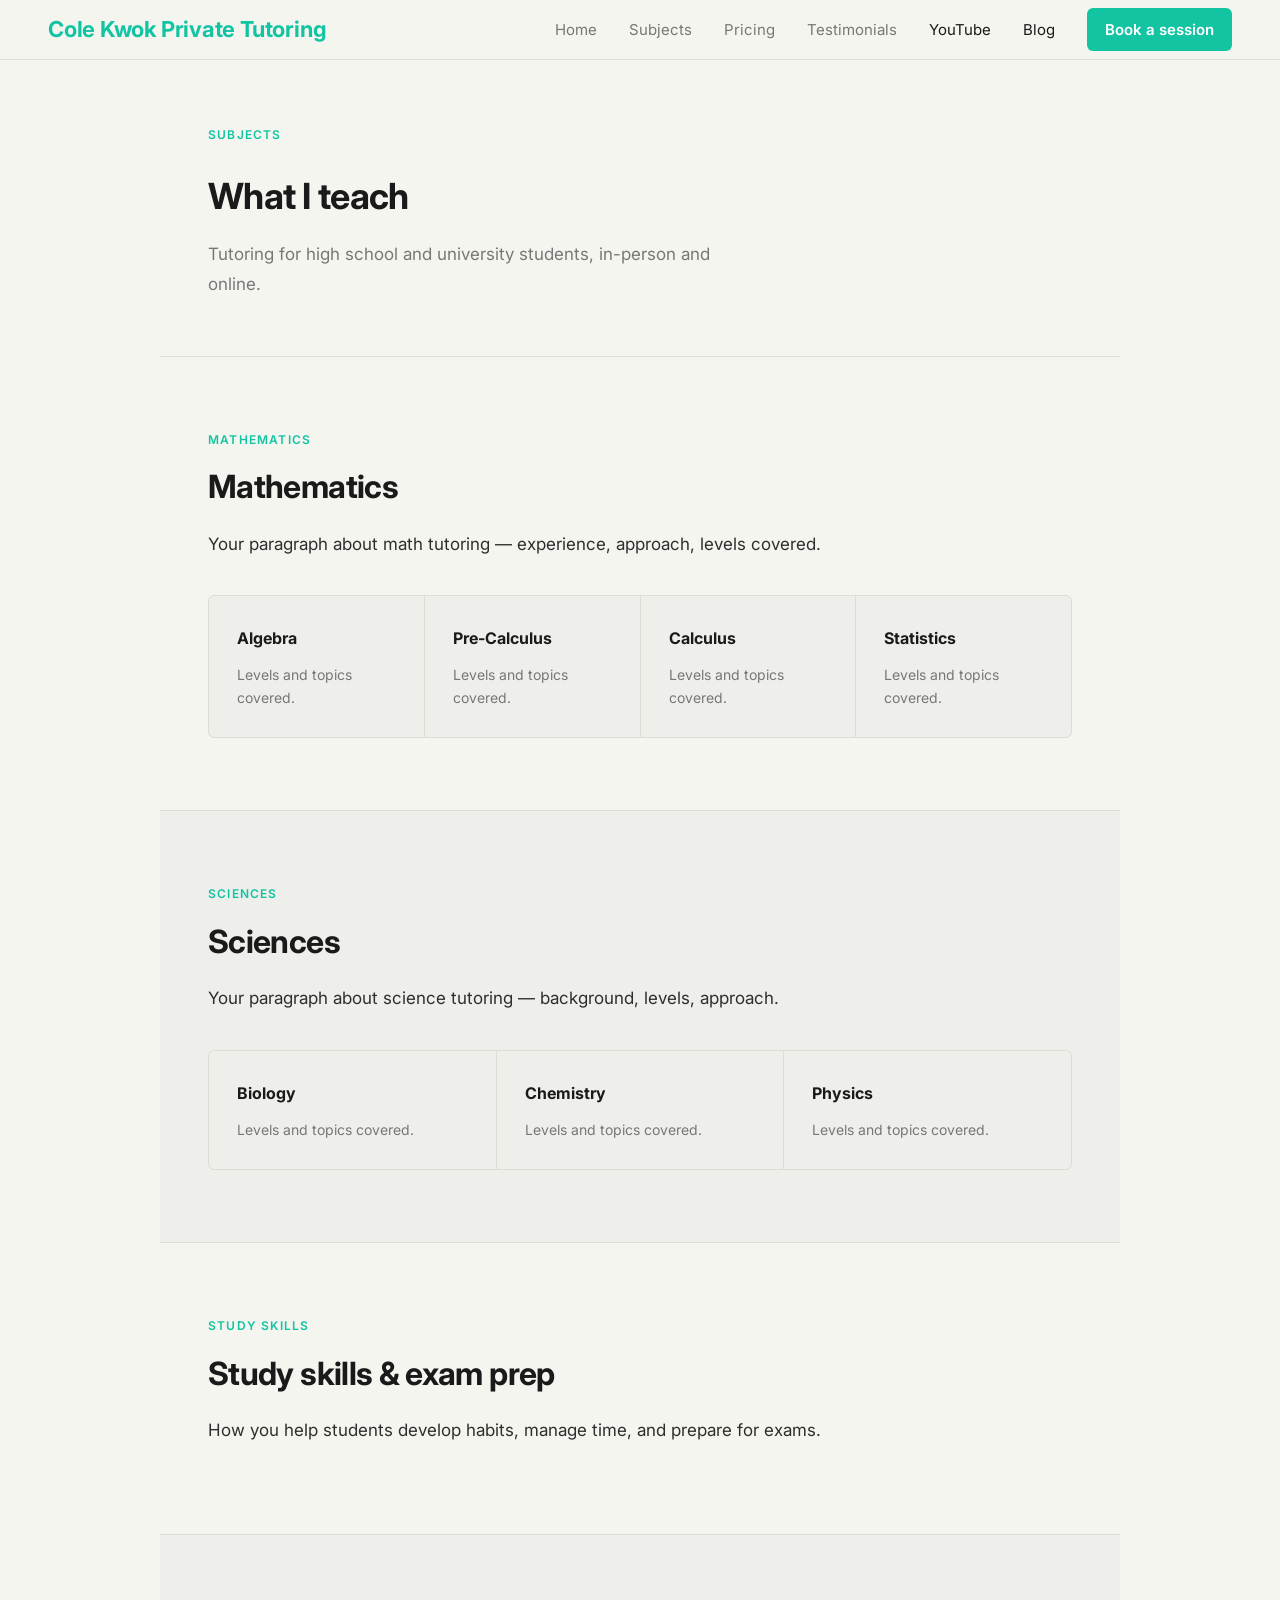
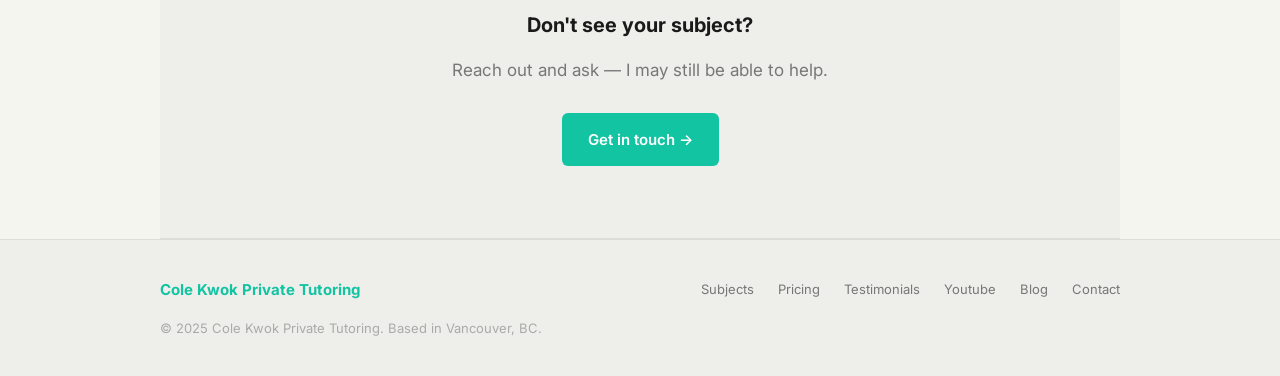
<file: subjects.html>
<!DOCTYPE html>
<html lang="en">
<head>
  <meta charset="UTF-8">
  <meta name="viewport" content="width=device-width, initial-scale=1.0">
  <title>Subjects | Cole Kwok Private Tutoring</title>
  <link rel="stylesheet" href="style.css">
  <link rel="preconnect" href="https://fonts.googleapis.com">
  <link rel="preconnect" href="https://fonts.gstatic.com" crossorigin>
  <link href="https://fonts.googleapis.com/css2?family=Inter:wght@300;400;500;600;700&display=swap" rel="stylesheet">
</head>
<body>

  <header>
    <div class="logo">Cole Kwok Private Tutoring</div>
    <nav>
      <a href="index.html">Home</a>
      <a href="subjects.html">Subjects</a>
      <a href="pricing.html">Pricing</a>
      <a href="testimonials.html">Testimonials</a>
      <a href="youtube.html" class="active">YouTube</a>
      <a href="blog.html" class="active">Blog</a>
      <a href="contact.html" class="nav-cta">Book a session</a>
    </nav>
  </header>

  <div class="page-header">
    <div class="eyebrow">Subjects</div>
    <h1>What I teach</h1>
    <p>Tutoring for high school and university students, in-person and online.</p>
  </div>

  <div class="section">
    <div class="eyebrow">Mathematics</div>
    <div class="about-text">
      <h2>Mathematics</h2>
      <p>Your paragraph about math tutoring — experience, approach, levels covered.</p>
    </div>
    <div class="card-grid">
      <div class="card"><h3>Algebra</h3><p>Levels and topics covered.</p></div>
      <div class="card"><h3>Pre-Calculus</h3><p>Levels and topics covered.</p></div>
      <div class="card"><h3>Calculus</h3><p>Levels and topics covered.</p></div>
      <div class="card"><h3>Statistics</h3><p>Levels and topics covered.</p></div>
    </div>
  </div>

  <div class="section alt-bg">
    <div class="eyebrow">Sciences</div>
    <div class="about-text">
      <h2>Sciences</h2>
      <p>Your paragraph about science tutoring — background, levels, approach.</p>
    </div>
    <div class="card-grid">
      <div class="card"><h3>Biology</h3><p>Levels and topics covered.</p></div>
      <div class="card"><h3>Chemistry</h3><p>Levels and topics covered.</p></div>
      <div class="card"><h3>Physics</h3><p>Levels and topics covered.</p></div>
    </div>
  </div>

  <div class="section">
    <div class="eyebrow">Study skills</div>
    <div class="about-text">
      <h2>Study skills & exam prep</h2>
      <p>How you help students develop habits, manage time, and prepare for exams.</p>
    </div>
  </div>

  <div class="section alt-bg" style="text-align: center;">
    <h2 style="font-size: 20px; font-weight: 700; color: var(--text-primary); margin-bottom: 12px;">Don't see your subject?</h2>
    <p style="color: var(--text-muted); max-width: 400px; margin: 0 auto 28px;">Reach out and ask — I may still be able to help.</p>
    <a href="contact.html" class="button">Get in touch →</a>
  </div>

  <footer>
    <div class="inner">
      <div class="footer-logo">Cole Kwok Private Tutoring</div>
      <div class="footer-links">
        <a href="subjects.html">Subjects</a>
        <a href="pricing.html">Pricing</a>
        <a href="testimonials.html">Testimonials</a>
        <a href="youtube.html">Youtube</a>
        <a href="blog.html">Blog</a>
        <a href="contact.html">Contact</a>
      </div>
      <div class="footer-copy">© 2025 Cole Kwok Private Tutoring. Based in Vancouver, BC.</div>
    </div>
  </footer>

</body>
</html>
</file>
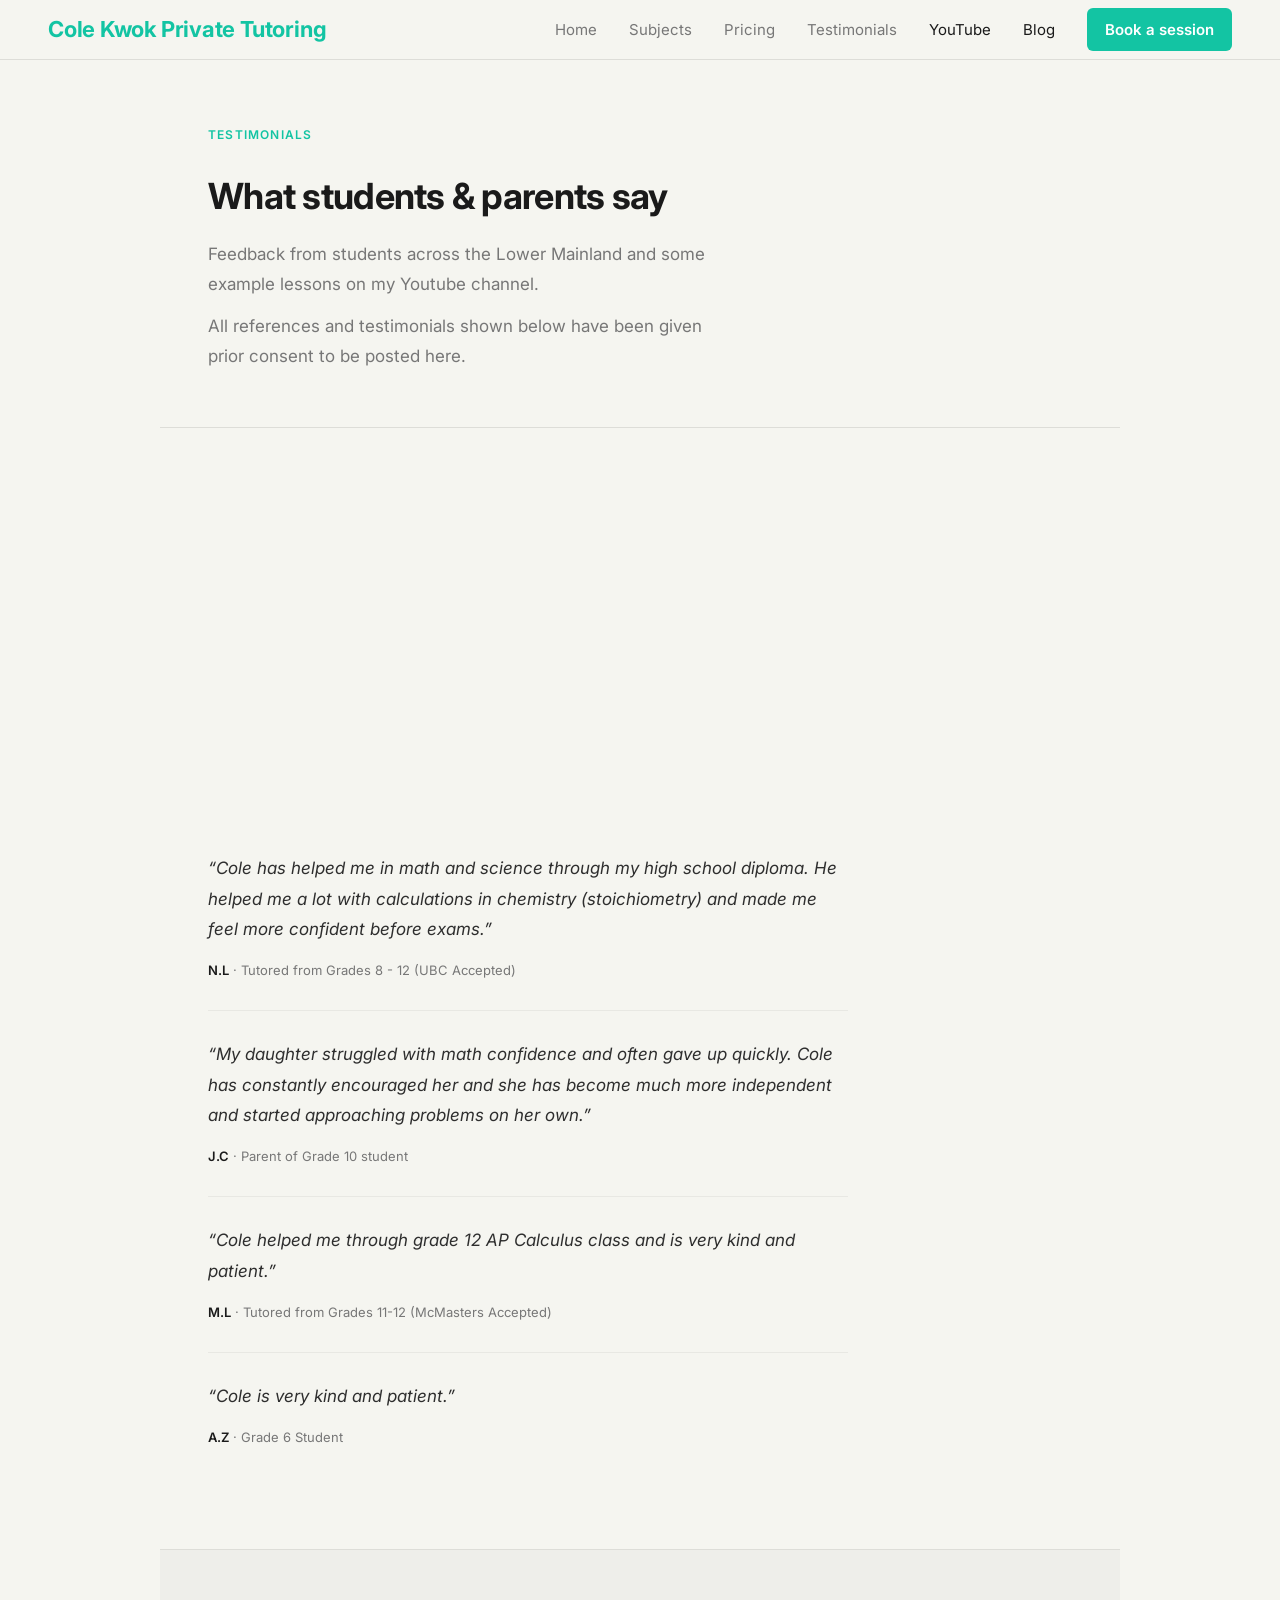
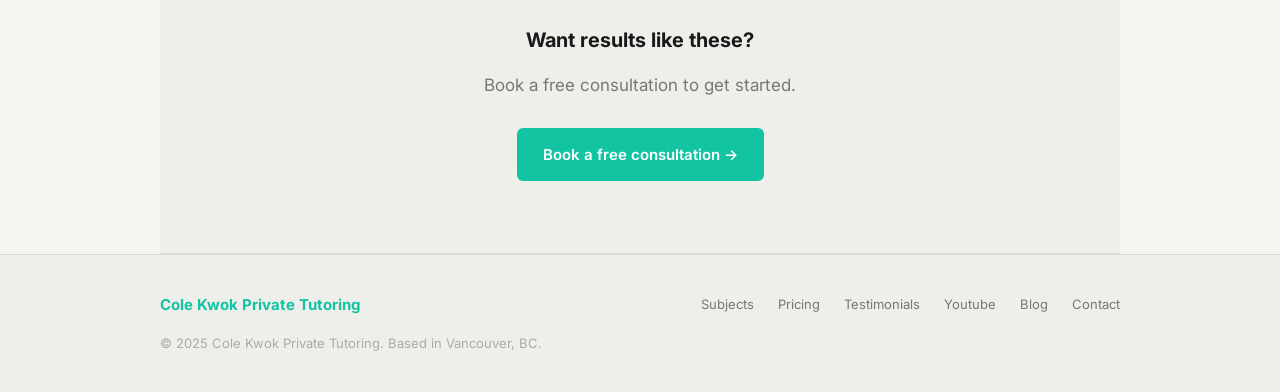
<file: testimonials.html>
<!DOCTYPE html>
<html lang="en">
<head>
  <meta charset="UTF-8">
  <meta name="viewport" content="width=device-width, initial-scale=1.0">
  <title>Testimonials | Cole Kwok Private Tutoring</title>
  <link rel="stylesheet" href="style.css">
  <link rel="preconnect" href="https://fonts.googleapis.com">
  <link rel="preconnect" href="https://fonts.gstatic.com" crossorigin>
  <link href="https://fonts.googleapis.com/css2?family=Inter:wght@300;400;500;600;700&display=swap" rel="stylesheet">
</head>
<body>

  <header>
    <div class="logo">Cole Kwok Private Tutoring</div>
    <nav>
      <a href="index.html">Home</a>
      <a href="subjects.html">Subjects</a>
      <a href="pricing.html">Pricing</a>
      <a href="testimonials.html">Testimonials</a>
      <a href="youtube.html" class="active">YouTube</a>
      <a href="blog.html" class="active">Blog</a>
      <a href="contact.html" class="nav-cta">Book a session</a>
    </nav>
  </header>

  <div class="page-header">
    <div class="eyebrow">Testimonials</div>
    <h1>What students & parents say</h1>
    <p>Feedback from students across the Lower Mainland and some example lessons on my Youtube channel.</p>
    <p>All references and testimonials shown below have been given prior consent to be posted here.</p>
  </div>

  <div class="section">
    <iframe width="560" height="315" src="https://www.youtube.com/embed/0hVsQiQnCb0?si=kH8t6N2IfzZcLV-c" 
      title="YouTube video player" frameborder="0" allow="accelerometer; autoplay; clipboard-write; encrypted-media; 
      gyroscope; picture-in-picture; web-share" referrerpolicy="strict-origin-when-cross-origin" allowfullscreen></iframe>

    <div class="testimonial">
      <blockquote>“Cole has helped me in math and science through my high school diploma. 
        He helped me a lot with calculations in chemistry (stoichiometry) and made me feel more confident before exams.”</blockquote>
      <div class="testimonial-attr"><strong>N.L</strong> · Tutored from Grades 8 - 12 (UBC Accepted)</div>
    </div>

    <div class="testimonial">
      <blockquote>“My daughter struggled with math confidence and often gave up quickly. Cole has constantly 
        encouraged her and she has become much more independent and started approaching problems on her own.”</blockquote>
      <div class="testimonial-attr"><strong>J.C</strong> · Parent of Grade 10 student</div>
    </div>

    <div class="testimonial">
      <blockquote>“Cole helped me through grade 12 AP Calculus class and is very kind and patient.”</blockquote>
      <div class="testimonial-attr"><strong>M.L</strong> · Tutored from Grades 11-12 (McMasters Accepted)</div>
    </div>

    <div class="testimonial">
      <blockquote>“Cole is very kind and patient.”</blockquote>
      <div class="testimonial-attr"><strong>A.Z</strong> · Grade 6 Student</div>
    </div>

    <!-- Duplicate the .testimonial block above to add more -->

  </div>

  <div class="section alt-bg" style="text-align: center;">
    <h2 style="font-size: 20px; font-weight: 700; color: var(--text-primary); margin-bottom: 12px;">Want results like these?</h2>
    <p style="color: var(--text-muted); max-width: 360px; margin: 0 auto 28px;">Book a free consultation to get started.</p>
    <a href="contact.html" class="button">Book a free consultation →</a>
  </div>

  <footer>
    <div class="inner">
      <div class="footer-logo">Cole Kwok Private Tutoring</div>
      <div class="footer-links">
        <a href="subjects.html">Subjects</a>
        <a href="pricing.html">Pricing</a>
        <a href="testimonials.html">Testimonials</a>
        <a href="youtube.html">Youtube</a>
        <a href="blog.html">Blog</a>
        <a href="contact.html">Contact</a>
      </div>
      <div class="footer-copy">© 2025 Cole Kwok Private Tutoring. Based in Vancouver, BC.</div>
    </div>
  </footer>

</body>
</html>
</file>
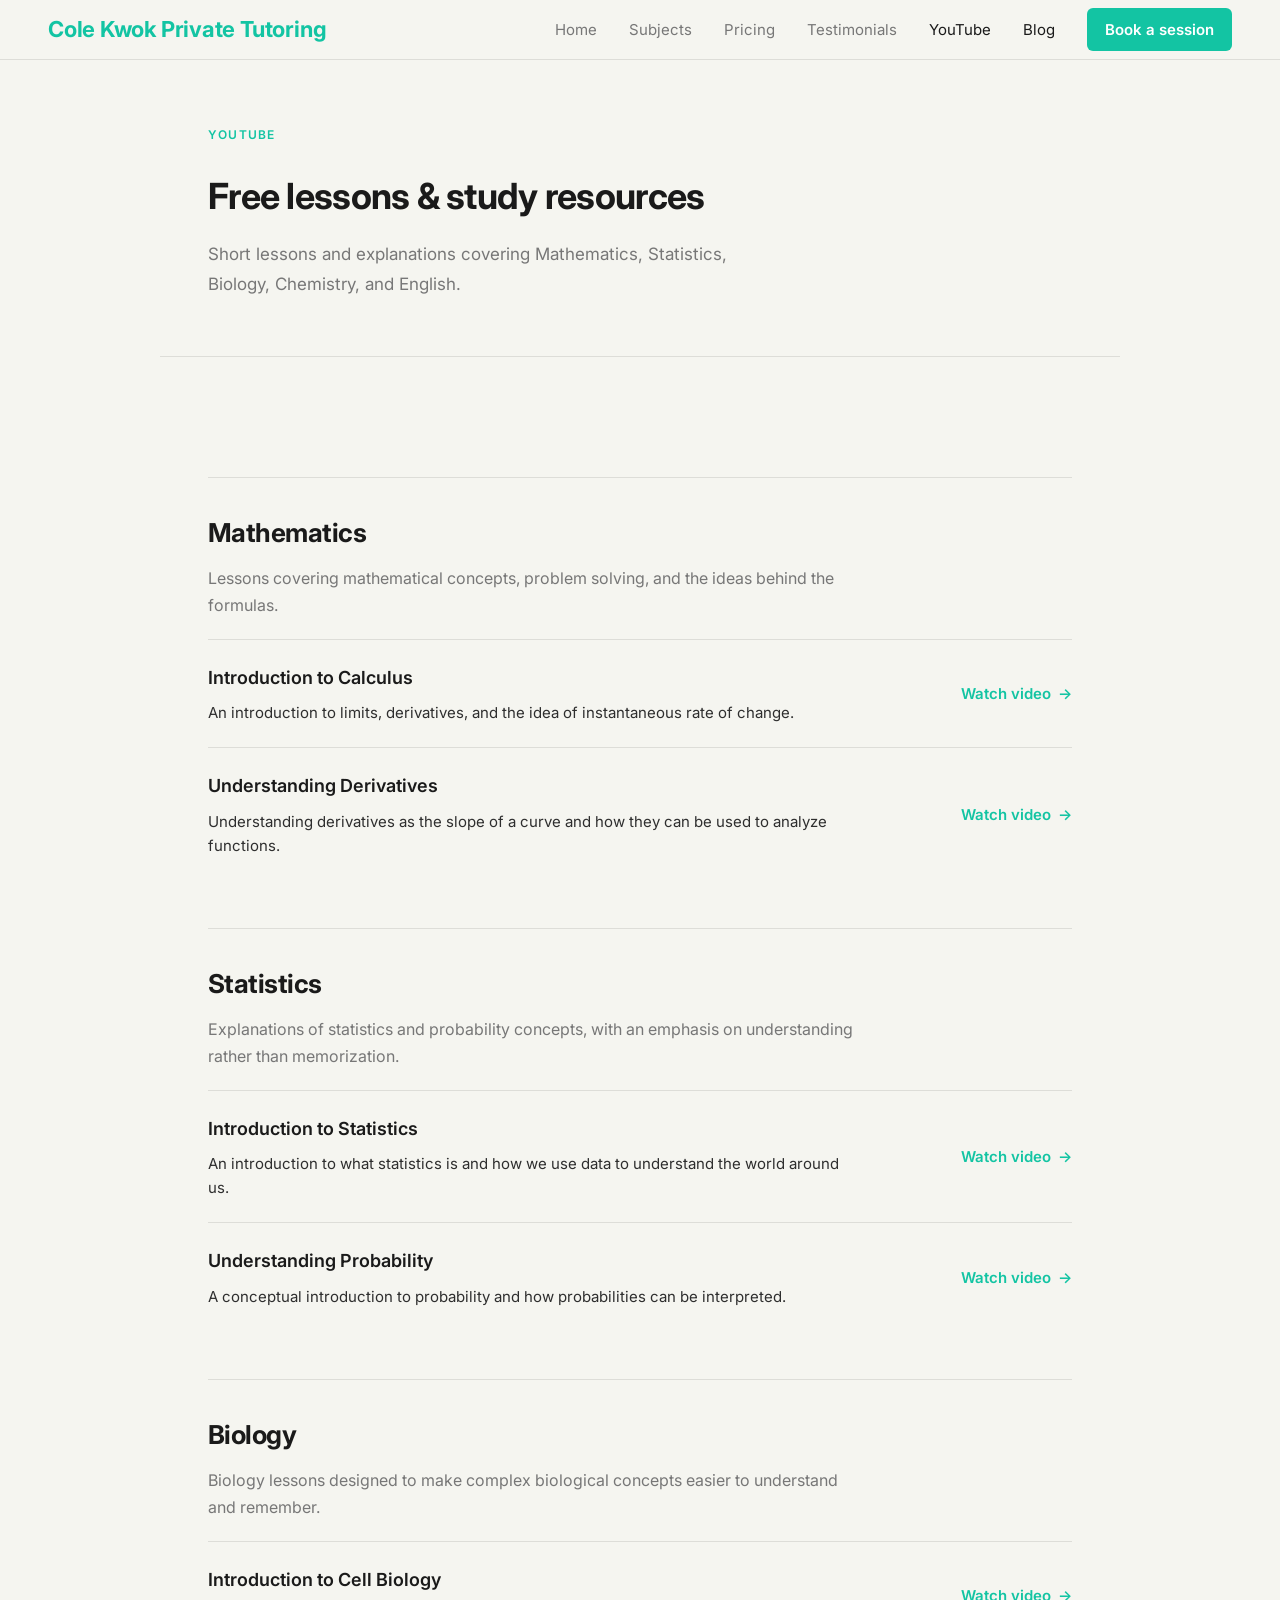
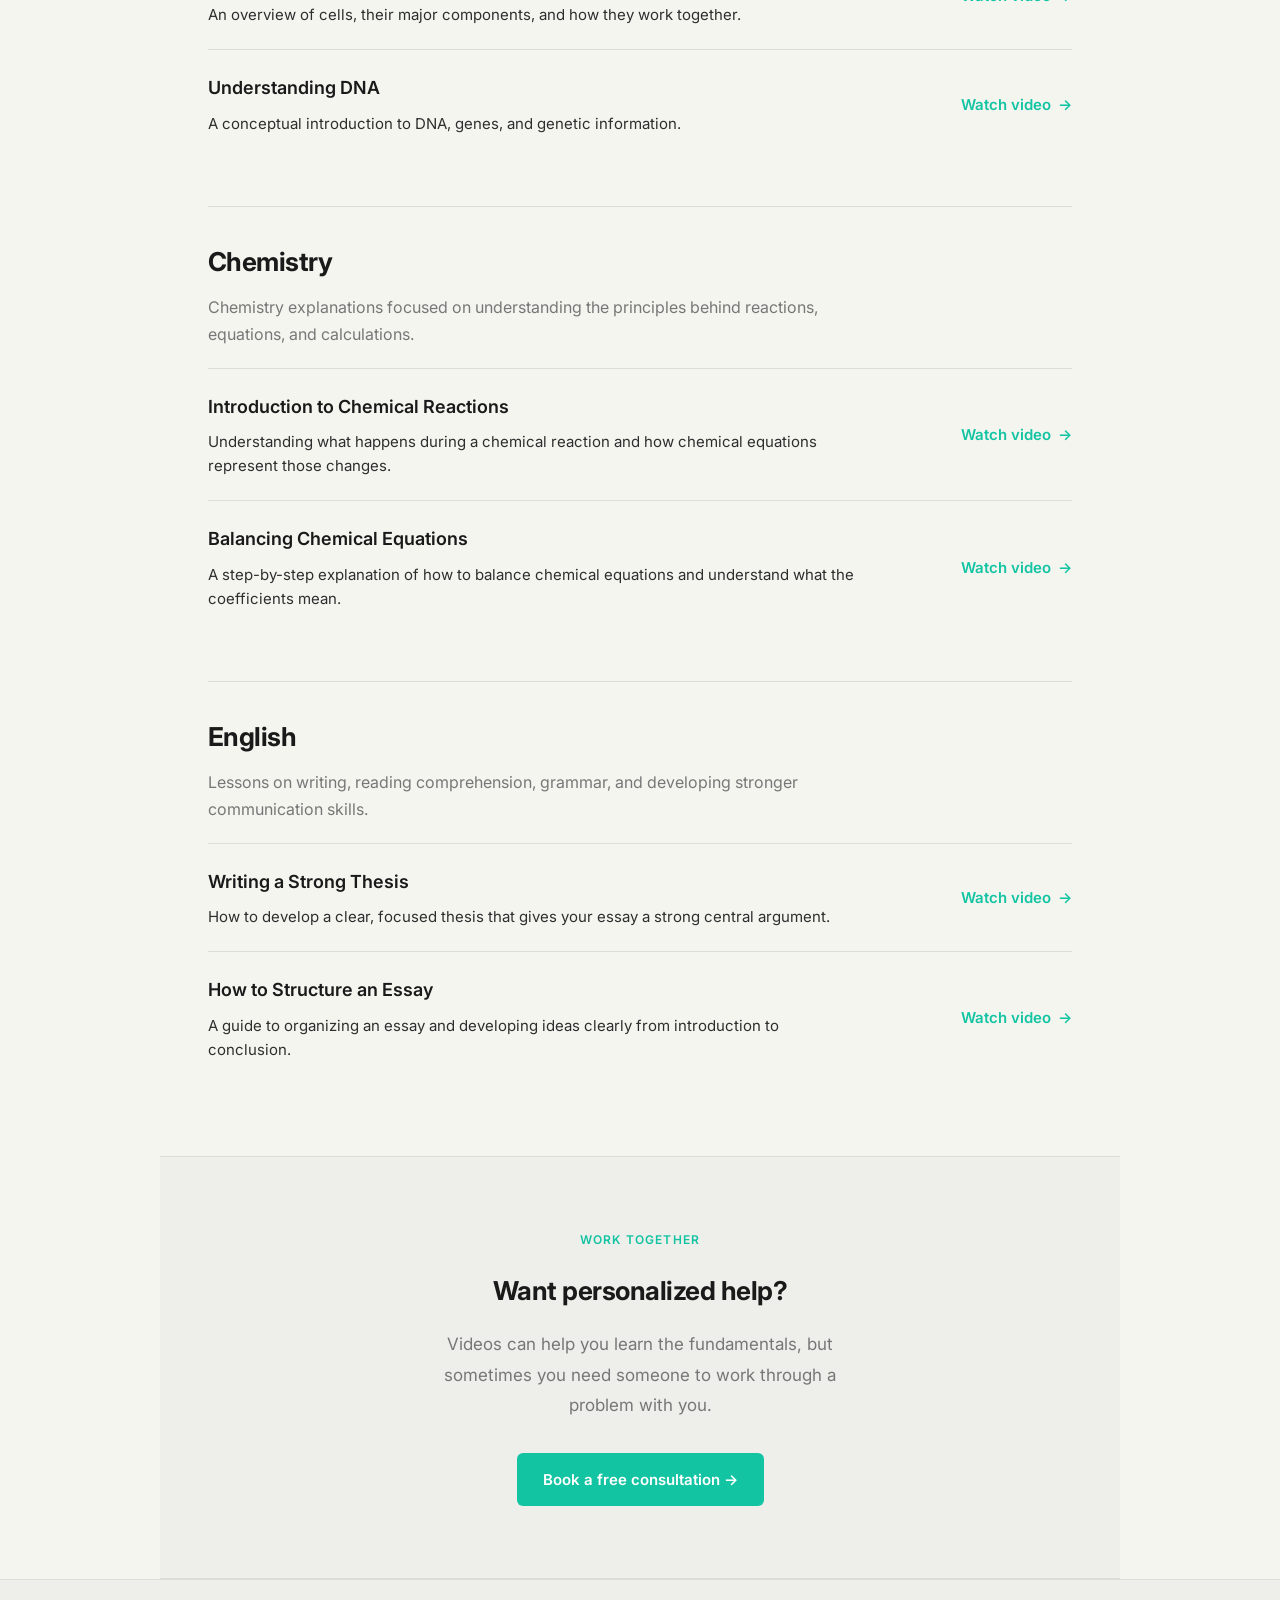
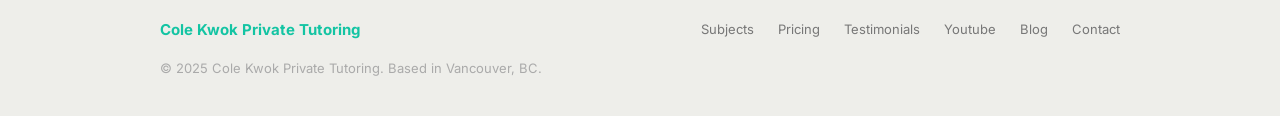
<file: youtube.html>
<!DOCTYPE html>
<html lang="en">
<head>
  <meta charset="UTF-8">
  <meta name="viewport" content="width=device-width, initial-scale=1.0">
  <title>YouTube | Cole Kwok Private Tutoring</title>
  <link rel="stylesheet" href="style.css">
  <link rel="preconnect" href="https://fonts.googleapis.com">
  <link rel="preconnect" href="https://fonts.gstatic.com" crossorigin>
  <link href="https://fonts.googleapis.com/css2?family=Inter:wght@300;400;500;600;700&display=swap" rel="stylesheet">

  <style>
    .subject-section {
      margin-top: 48px;
      border-top: 1px solid var(--border);
    }

    .subject-header {
      padding: 32px 0 20px;
    }

    .subject-title {
      font-size: 26px;
      font-weight: 700;
      color: var(--text-primary);
      margin: 0 0 8px;
      letter-spacing: -0.02em;
    }

    .subject-description {
      font-size: 16px;
      color: var(--text-muted);
      line-height: 1.7;
      margin: 0;
      max-width: 650px;
    }

    .video-list {
      display: flex;
      flex-direction: column;
    }

    .video-item {
      display: flex;
      align-items: center;
      justify-content: space-between;
      gap: 24px;
      padding: 22px 0;
      border-top: 1px solid var(--border);
    }

    .video-info {
      flex: 1;
    }

    .video-title {
      font-size: 18px;
      font-weight: 600;
      color: var(--text-primary);
      margin: 0 0 7px;
    }

    .video-description {
      font-size: 15px;
      color: var(--text-body);
      line-height: 1.6;
      margin: 0;
      max-width: 650px;
    }

    .video-link {
      display: inline-flex;
      align-items: center;
      gap: 7px;
      flex-shrink: 0;
      color: var(--green);
      text-decoration: none;
      font-size: 15px;
      font-weight: 600;
      transition: opacity 0.15s;
    }

    .video-link:hover {
      opacity: 0.7;
    }

    .video-link::after {
      content: '→';
      transition: transform 0.15s;
    }

    .video-link:hover::after {
      transform: translateX(3px);
    }

    @media (max-width: 650px) {
      .video-item {
        flex-direction: column;
        align-items: flex-start;
        gap: 12px;
      }

      .video-link {
        margin-top: 2px;
      }

      .subject-title {
        font-size: 23px;
      }
    }
  </style>
</head>

<body>

  <header>
    <div class="logo">Cole Kwok Private Tutoring</div>

    <nav>
      <a href="index.html">Home</a>
      <a href="subjects.html">Subjects</a>
      <a href="pricing.html">Pricing</a>
      <a href="testimonials.html">Testimonials</a>
      <a href="youtube.html" class="active">YouTube</a>
      <a href="blog.html" class="active">Blog</a>
      <a href="contact.html" class="nav-cta">Book a session</a>
    </nav>
  </header>


  <!-- Page Header -->

  <div class="page-header">
    <div class="eyebrow">YouTube</div>

    <h1>Free lessons &amp; study resources</h1>

    <p>
      Short lessons and explanations covering Mathematics, Statistics,
      Biology, Chemistry, and English.
    </p>
  </div>


  <div class="section">


    <!-- ========================= -->
    <!-- MATH -->
    <!-- ========================= -->

    <div class="subject-section">

      <div class="subject-header">
        <h2 class="subject-title">Mathematics</h2>

        <p class="subject-description">
          Lessons covering mathematical concepts, problem solving,
          and the ideas behind the formulas.
        </p>
      </div>


      <div class="video-list">

        <!-- Video 1 -->

        <div class="video-item">

          <div class="video-info">
            <h3 class="video-title">
              Introduction to Calculus
            </h3>

            <p class="video-description">
              An introduction to limits, derivatives, and the idea
              of instantaneous rate of change.
            </p>
          </div>

          <!-- Replace # with your YouTube link -->
          <a href="#" class="video-link" target="_blank">
            Watch video
          </a>

        </div>


        <!-- Video 2 -->

        <div class="video-item">

          <div class="video-info">
            <h3 class="video-title">
              Understanding Derivatives
            </h3>

            <p class="video-description">
              Understanding derivatives as the slope of a curve
              and how they can be used to analyze functions.
            </p>
          </div>

          <a href="#" class="video-link" target="_blank">
            Watch video
          </a>

        </div>


        <!-- ADD MORE MATH VIDEOS HERE -->

      </div>

    </div>



    <!-- ========================= -->
    <!-- STATISTICS -->
    <!-- ========================= -->

    <div class="subject-section">

      <div class="subject-header">
        <h2 class="subject-title">Statistics</h2>

        <p class="subject-description">
          Explanations of statistics and probability concepts,
          with an emphasis on understanding rather than memorization.
        </p>
      </div>


      <div class="video-list">

        <!-- Video 1 -->

        <div class="video-item">

          <div class="video-info">
            <h3 class="video-title">
              Introduction to Statistics
            </h3>

            <p class="video-description">
              An introduction to what statistics is and how we use
              data to understand the world around us.
            </p>
          </div>

          <a href="#" class="video-link" target="_blank">
            Watch video
          </a>

        </div>


        <!-- Video 2 -->

        <div class="video-item">

          <div class="video-info">
            <h3 class="video-title">
              Understanding Probability
            </h3>

            <p class="video-description">
              A conceptual introduction to probability and how
              probabilities can be interpreted.
            </p>
          </div>

          <a href="#" class="video-link" target="_blank">
            Watch video
          </a>

        </div>


        <!-- ADD MORE STATISTICS VIDEOS HERE -->

      </div>

    </div>



    <!-- ========================= -->
    <!-- BIOLOGY -->
    <!-- ========================= -->

    <div class="subject-section">

      <div class="subject-header">
        <h2 class="subject-title">Biology</h2>

        <p class="subject-description">
          Biology lessons designed to make complex biological
          concepts easier to understand and remember.
        </p>
      </div>


      <div class="video-list">

        <!-- Video 1 -->

        <div class="video-item">

          <div class="video-info">
            <h3 class="video-title">
              Introduction to Cell Biology
            </h3>

            <p class="video-description">
              An overview of cells, their major components,
              and how they work together.
            </p>
          </div>

          <a href="#" class="video-link" target="_blank">
            Watch video
          </a>

        </div>


        <!-- Video 2 -->

        <div class="video-item">

          <div class="video-info">
            <h3 class="video-title">
              Understanding DNA
            </h3>

            <p class="video-description">
              A conceptual introduction to DNA, genes,
              and genetic information.
            </p>
          </div>

          <a href="#" class="video-link" target="_blank">
            Watch video
          </a>

        </div>


        <!-- ADD MORE BIOLOGY VIDEOS HERE -->

      </div>

    </div>



    <!-- ========================= -->
    <!-- CHEMISTRY -->
    <!-- ========================= -->

    <div class="subject-section">

      <div class="subject-header">
        <h2 class="subject-title">Chemistry</h2>

        <p class="subject-description">
          Chemistry explanations focused on understanding
          the principles behind reactions, equations, and calculations.
        </p>
      </div>


      <div class="video-list">

        <!-- Video 1 -->

        <div class="video-item">

          <div class="video-info">
            <h3 class="video-title">
              Introduction to Chemical Reactions
            </h3>

            <p class="video-description">
              Understanding what happens during a chemical reaction
              and how chemical equations represent those changes.
            </p>
          </div>

          <a href="#" class="video-link" target="_blank">
            Watch video
          </a>

        </div>


        <!-- Video 2 -->

        <div class="video-item">

          <div class="video-info">
            <h3 class="video-title">
              Balancing Chemical Equations
            </h3>

            <p class="video-description">
              A step-by-step explanation of how to balance
              chemical equations and understand what the coefficients mean.
            </p>
          </div>

          <a href="#" class="video-link" target="_blank">
            Watch video
          </a>

        </div>


        <!-- ADD MORE CHEMISTRY VIDEOS HERE -->

      </div>

    </div>



    <!-- ========================= -->
    <!-- ENGLISH -->
    <!-- ========================= -->

    <div class="subject-section">

      <div class="subject-header">
        <h2 class="subject-title">English</h2>

        <p class="subject-description">
          Lessons on writing, reading comprehension, grammar,
          and developing stronger communication skills.
        </p>
      </div>


      <div class="video-list">

        <!-- Video 1 -->

        <div class="video-item">

          <div class="video-info">
            <h3 class="video-title">
              Writing a Strong Thesis
            </h3>

            <p class="video-description">
              How to develop a clear, focused thesis that gives
              your essay a strong central argument.
            </p>
          </div>

          <a href="#" class="video-link" target="_blank">
            Watch video
          </a>

        </div>


        <!-- Video 2 -->

        <div class="video-item">

          <div class="video-info">
            <h3 class="video-title">
              How to Structure an Essay
            </h3>

            <p class="video-description">
              A guide to organizing an essay and developing
              ideas clearly from introduction to conclusion.
            </p>
          </div>

          <a href="#" class="video-link" target="_blank">
            Watch video
          </a>

        </div>


        <!-- ADD MORE ENGLISH VIDEOS HERE -->

      </div>

    </div>


  </div>


  <!-- Call to Action -->

  <div class="section alt-bg" style="text-align: center;">

    <div class="eyebrow">Work together</div>

    <h2 style="font-size: 26px; font-weight: 700; color: var(--text-primary); letter-spacing: -0.02em; margin-bottom: 14px;">
      Want personalized help?
    </h2>

    <p style="color: var(--text-muted); max-width: 400px; margin: 0 auto 32px;">
      Videos can help you learn the fundamentals, but sometimes
      you need someone to work through a problem with you.
    </p>

    <a href="contact.html" class="button">
      Book a free consultation →
    </a>

  </div>


  <!-- Footer -->

  <footer>

    <div class="inner">

      <div class="footer-logo">
        Cole Kwok Private Tutoring
      </div>

      <div class="footer-links">
        <a href="subjects.html">Subjects</a>
        <a href="pricing.html">Pricing</a>
        <a href="testimonials.html">Testimonials</a>
        <a href="youtube.html">Youtube</a>
        <a href="blog.html">Blog</a>
        <a href="contact.html">Contact</a>
      </div>

      <div class="footer-copy">
        © 2025 Cole Kwok Private Tutoring. Based in Vancouver, BC.
      </div>

    </div>

  </footer>

</body>
</html>
</file>
<file: style.css>
*, *::before, *::after { box-sizing: border-box; margin: 0; padding: 0; }

:root {
  --bg:           #f5f5f0;
  --bg-alt:       #eeeeea;
  --bg-card:      #e8e8e3;
  --text-primary: #1a1a1a;
  --text-body:    #2e2e2e;
  --text-muted:   #777777;
  --text-dim:     #aaaaaa;
  --border:       #ddddd8;
  --border-light: #e8e8e3;
  --green:        #13c4a3;
  --green-light:  #d0f5ef;
  --green-mid:    #13c4a3;
  --green-dark:   #0fa088;
  --radius:       6px;
}

body {
  font-family: 'Inter', system-ui, sans-serif;
  background: var(--bg);
  color: var(--text-body);
  font-size: 17px;
  line-height: 1.8;
  -webkit-font-smoothing: antialiased;
}

a { color: inherit; text-decoration: none; }
img { display: block; max-width: 100%; }

/* Header */
header {
  background: var(--bg);
  border-bottom: 1px solid var(--border);
  padding: 0 48px;
  height: 60px;
  display: flex;
  align-items: center;
  justify-content: space-between;
  position: sticky;
  top: 0;
  z-index: 100;
}
.logo {
  font-size: 22px;
  font-weight: 700;
  color: var(--green);
  letter-spacing: -0.01em;
}
nav { display: flex; align-items: center; gap: 32px; }
nav a { font-size: 15px; color: var(--text-muted); transition: color 0.15s; }
nav a:hover, nav a.active { color: var(--text-primary); }
nav a.nav-cta {
  background: var(--green); color: #fff;
  padding: 8px 18px; border-radius: var(--radius); font-weight: 600;
}
nav a.nav-cta:hover { background: var(--green-dark); color: #fff; }

/* Sections */
.section {
  padding: 72px 48px;
  border-bottom: 1px solid var(--border);
  max-width: 960px;
  margin: 0 auto;
}
.section-full { padding: 72px 48px; border-bottom: 1px solid var(--border); }
.section-full .inner { max-width: 960px; margin: 0 auto; }
.alt-bg { background: var(--bg-alt); }

/* Eyebrow */
.eyebrow {
  font-size: 12px;
  font-weight: 600;
  letter-spacing: 0.1em;
  text-transform: uppercase;
  color: var(--green);
  margin-bottom: 18px;
}

/* Hero */
.hero {
  padding: 96px 48px 88px;
  border-bottom: 1px solid var(--border);
  max-width: 960px;
  margin: 0 auto;
}
.hero h1 {
  font-size: 48px;
  font-weight: 700;
  color: var(--text-primary);
  line-height: 1.15;
  letter-spacing: -0.03em;
  max-width: 640px;
  margin-bottom: 24px;
}
.hero-image {
    width: 300px;
    height: 300px;

    object-fit: cover;

    border-radius: 12px;

    border: 2px solid var(--border);

    margin: 40px 0;
}
.hero p {
  font-size: 18px;
  color: var(--text-body);
  max-width: 520px;
  line-height: 1.75;
  margin-bottom: 36px;
}

/* Buttons */
.button {
  display: inline-block; background: var(--green); color: #fff;
  font-size: 15px; font-weight: 600; padding: 13px 26px;
  border-radius: var(--radius); transition: background 0.15s;
}
.button:hover { background: var(--green-dark); color: #fff; }
.button-outline {
  display: inline-block; background: transparent; color: var(--text-primary);
  font-size: 15px; font-weight: 500; padding: 12px 26px;
  border-radius: var(--radius); border: 1px solid var(--border);
  transition: border-color 0.15s, background 0.15s;
}
.button-outline:hover { background: var(--bg-alt); border-color: #bbb; }

/* About */
.about-text { max-width: 620px; }
.about-text h2 {
  font-size: 32px; font-weight: 700; color: var(--text-primary);
  letter-spacing: -0.02em; margin-bottom: 22px; line-height: 1.2;
}
.about-text p { margin-bottom: 16px; font-size: 17px; }

/* Card grid */
.card-grid {
  display: grid; grid-template-columns: repeat(auto-fit, minmax(200px, 1fr));
  gap: 1px; background: var(--border);
  border: 1px solid var(--border); border-radius: var(--radius);
  overflow: hidden; margin-top: 36px;
}
.card { background: var(--bg-alt); padding: 28px; transition: background 0.15s; }
.card:hover { background: var(--bg-card); }
.card h3 { font-size: 16px; font-weight: 700; color: var(--text-primary); margin-bottom: 10px; }
.card p { font-size: 14px; color: var(--text-muted); line-height: 1.65; }

/* Numbered list */
.numbered-list { margin-top: 36px; }
.numbered-list a, .numbered-item {
  display: flex; align-items: baseline; gap: 18px;
  padding: 18px 0; border-bottom: 1px solid var(--border-light);
  color: var(--text-body); transition: color 0.15s;
}
.numbered-list a:hover { color: var(--green); }
.numbered-list a:last-child, .numbered-item:last-child { border-bottom: none; }
.item-num { font-size: 12px; color: var(--text-dim); min-width: 20px; }
.item-title { flex: 1; font-size: 16px; }
.item-arrow { font-size: 14px; color: var(--text-dim); }

/* Pricing */
.pricing-grid { display: grid; grid-template-columns: repeat(auto-fit, minmax(220px, 1fr)); gap: 14px; margin-top: 36px; }
.pricing-card { background: var(--bg-alt); border: 1px solid var(--border); border-radius: var(--radius); padding: 32px 28px; }
.pricing-card.featured { border-color: var(--green); background: #edfaf7; }
.pricing-label { font-size: 12px; font-weight: 600; letter-spacing: 0.08em; text-transform: uppercase; color: var(--text-muted); margin-bottom: 14px; }
.pricing-card.featured .pricing-label { color: var(--green); }
.pricing-price { font-size: 36px; font-weight: 700; color: var(--text-primary); letter-spacing: -0.02em; line-height: 1; margin-bottom: 6px; }
.pricing-unit { font-size: 14px; color: var(--text-muted); margin-bottom: 24px; }
.pricing-features { list-style: none; margin-bottom: 28px; }
.pricing-features li { font-size: 14px; color: var(--text-body); padding: 7px 0; border-bottom: 1px solid var(--border-light); display: flex; align-items: center; gap: 10px; }
.pricing-features li::before { content: ''; display: block; width: 7px; height: 7px; border-radius: 50%; background: var(--green); flex-shrink: 0; }

/* Testimonials */
.testimonial { padding: 28px 0; border-bottom: 1px solid var(--border-light); max-width: 640px; }
.testimonial:last-child { border-bottom: none; }
.testimonial blockquote { font-size: 17px; color: var(--text-body); line-height: 1.8; font-style: italic; margin-bottom: 14px; }
.testimonial-attr { font-size: 13px; color: var(--text-muted); }
.testimonial-attr strong { color: var(--text-primary); font-weight: 600; }

/* Contact form */
.contact-form { max-width: 520px; margin-top: 36px; display: flex; flex-direction: column; gap: 20px; }
.form-row { display: flex; flex-direction: column; gap: 8px; }
.form-row label { font-size: 13px; font-weight: 600; color: var(--text-muted); letter-spacing: 0.04em; }
.form-row input, .form-row textarea, .form-row select {
  font-family: inherit; font-size: 15px; color: var(--text-primary);
  background: var(--bg); border: 1px solid var(--border);
  border-radius: var(--radius); padding: 12px 16px; outline: none;
  transition: border-color 0.15s; width: 100%;
}
.form-row input:focus, .form-row textarea:focus, .form-row select:focus { border-color: var(--green); }
.form-row textarea { resize: vertical; min-height: 130px; }

/* Page header */
.page-header { padding: 64px 48px 56px; border-bottom: 1px solid var(--border); max-width: 960px; margin: 0 auto; }
.page-header h1 { font-size: 36px; font-weight: 700; color: var(--text-primary); letter-spacing: -0.02em; margin-top: 14px; }
.page-header p { font-size: 17px; color: var(--text-muted); margin-top: 12px; max-width: 520px; line-height: 1.75; }

/* Tag */
.tag { display: inline-block; font-size: 12px; font-weight: 600; padding: 3px 10px; border-radius: 100px; background: var(--green-light); color: var(--green-dark); }

/* Footer */
footer { padding: 36px 48px; background: var(--bg-alt); border-top: 1px solid var(--border); }
footer .inner { max-width: 960px; margin: 0 auto; display: flex; justify-content: space-between; align-items: center; flex-wrap: wrap; gap: 14px; }
.footer-logo { font-size: 15px; font-weight: 700; color: var(--green); }
.footer-links { display: flex; gap: 24px; }
.footer-links a { font-size: 13px; color: var(--text-muted); }
.footer-links a:hover { color: var(--text-primary); }
.footer-copy { font-size: 13px; color: var(--text-dim); width: 100%; }

/* Mobile */
@media (max-width: 640px) {
  header { padding: 0 20px; }
  nav { gap: 16px; }
  nav a:not(.nav-cta) { display: none; }
  .hero, .section, .page-header { padding-left: 20px; padding-right: 20px; }
  .section-full { padding-left: 20px; padding-right: 20px; }
  .hero h1 { font-size: 32px; }
  footer { padding: 28px 20px; }
  footer .inner { flex-direction: column; align-items: flex-start; }
}
</file>
